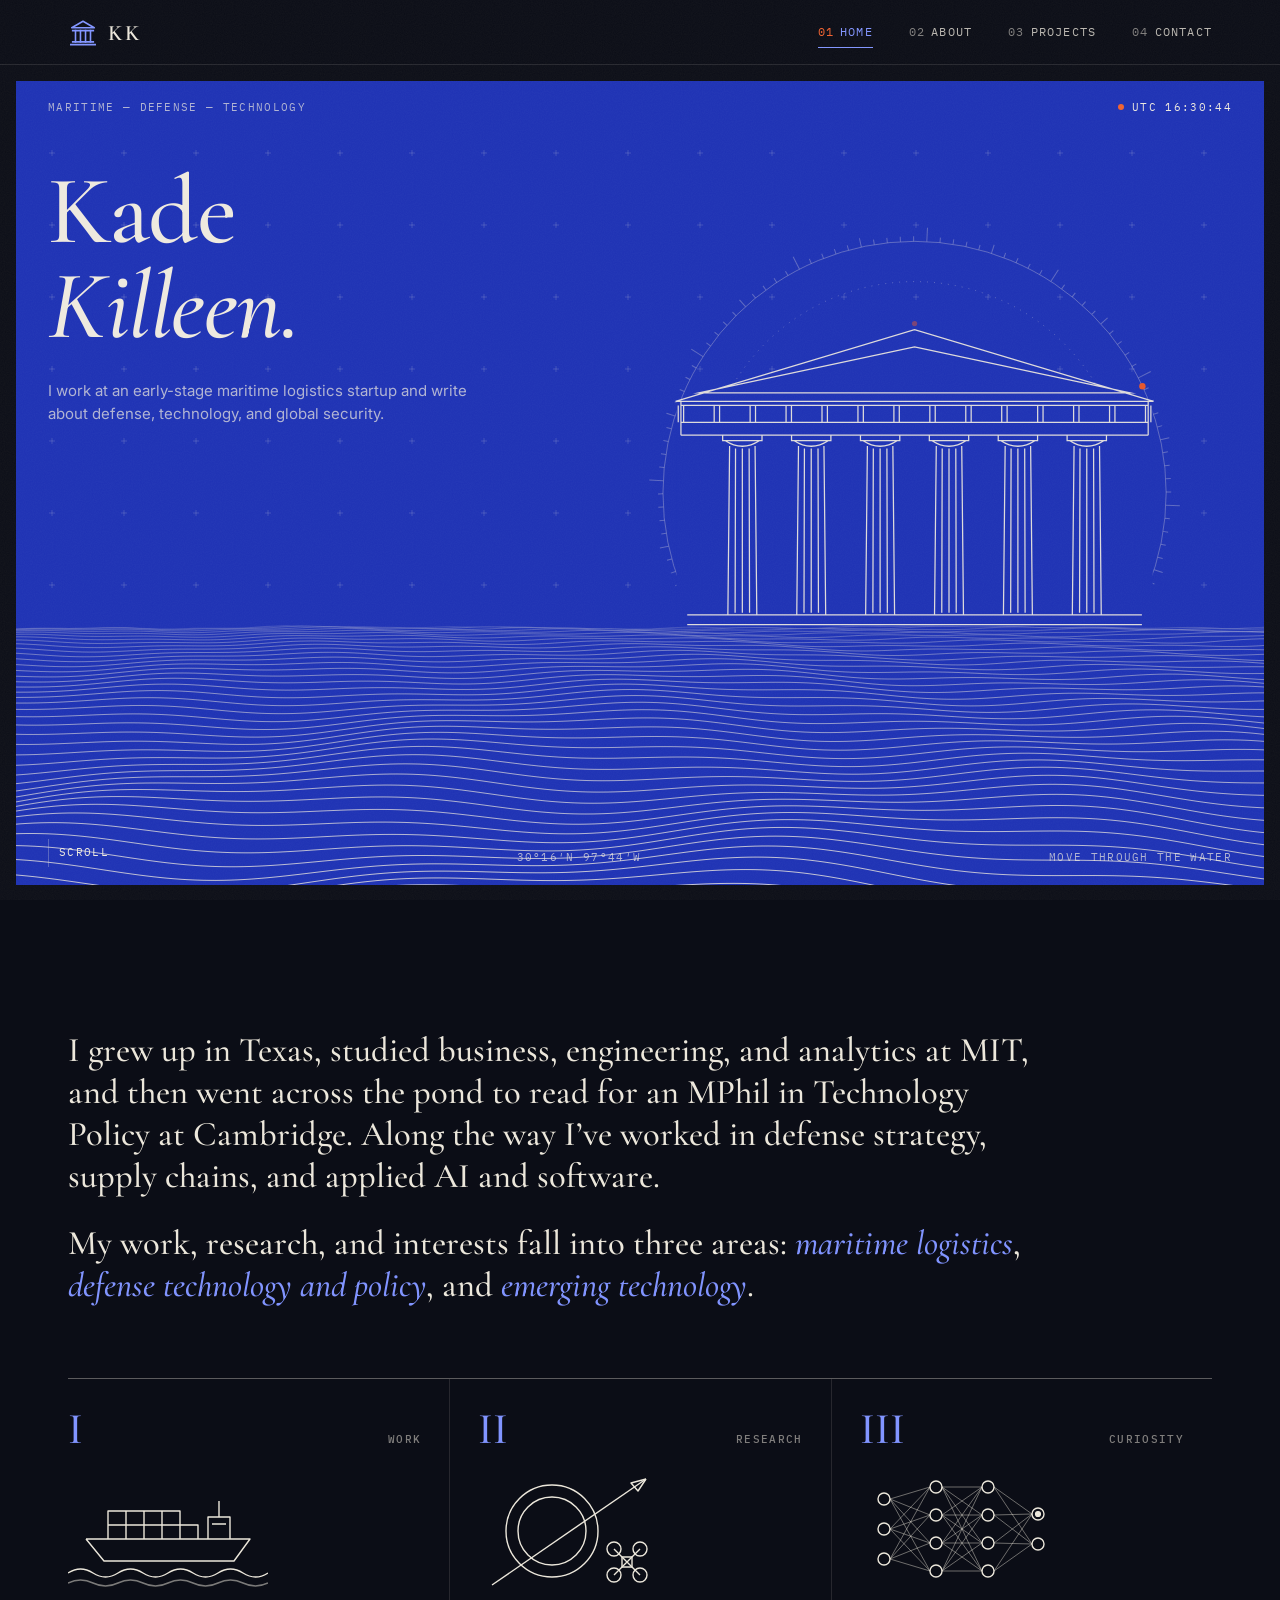
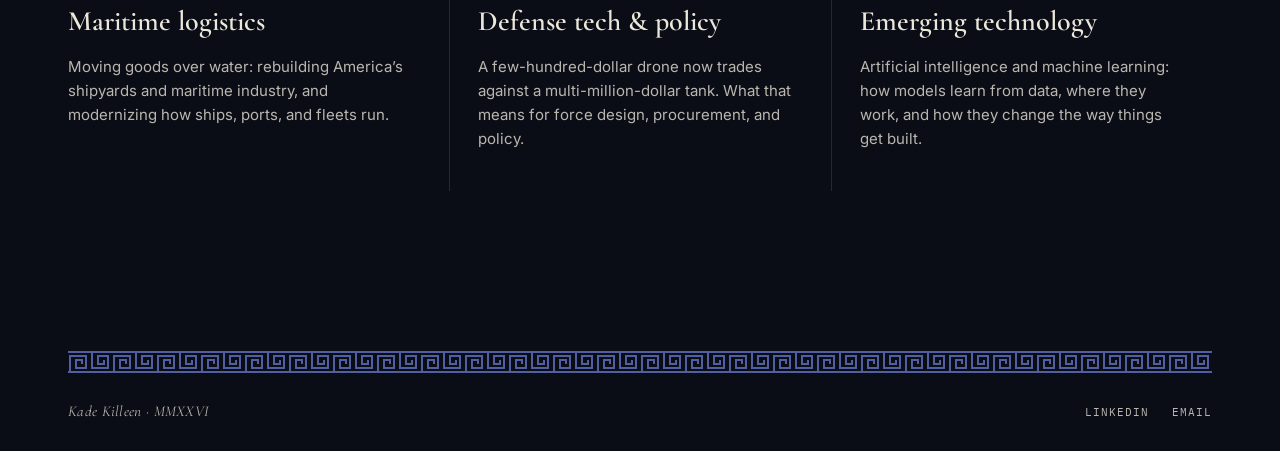
<file: index.html>
<!DOCTYPE html>
<html lang="en" class="no-js">
<head>
    <meta charset="UTF-8">
    <meta name="viewport" content="width=device-width, initial-scale=1.0">
    <title>Kade Killeen</title>
    <meta name="description" content="Kade Killeen works at an early-stage maritime logistics startup and writes about defense, technology, and global security.">
    <meta name="author" content="Kade Killeen">
    <meta name="theme-color" content="#0B0D16">
    <meta property="og:type" content="website">
    <meta property="og:title" content="Kade Killeen">
    <meta property="og:description" content="Kade Killeen works at an early-stage maritime logistics startup and writes about defense, technology, and global security.">
    <meta property="og:url" content="https://kadekilleen.github.io/">
    <meta property="og:image" content="https://kadekilleen.github.io/assets/og-card.png">
    <meta name="twitter:card" content="summary_large_image">
    <meta name="twitter:title" content="Kade Killeen">
    <meta name="twitter:description" content="Kade Killeen works at an early-stage maritime logistics startup and writes about defense, technology, and global security.">
    <meta name="twitter:image" content="https://kadekilleen.github.io/assets/og-card.png">
    <link rel="preconnect" href="https://fonts.googleapis.com">
    <link rel="preconnect" href="https://fonts.gstatic.com" crossorigin>
    <link href="https://fonts.googleapis.com/css2?family=Cormorant+Garamond:ital,wght@0,500;0,600;1,500;1,600&family=IBM+Plex+Mono:wght@400;500&family=Inter:wght@400;500;600&display=swap" rel="stylesheet">
    <link rel="icon" type="image/svg+xml" href="favicon.svg">
    <link rel="stylesheet" href="style.css?v=34">
    <script>document.documentElement.classList.remove('no-js')</script>
</head>
<body>
    <a class="skip-link" href="#main">Skip to content</a>
    <header class="site-header">
        <nav class="site-nav" aria-label="Main">
            <a href="index.html" class="brand" aria-label="Kade Killeen, home">
                <svg class="brand-mark" viewBox="0 0 32 32" aria-hidden="true" focusable="false"><g fill="none" stroke="currentColor" stroke-width="1.7" stroke-linejoin="round" stroke-linecap="square"><path d="M4 11.5 16 4.5l12 7z"/><path d="M5 14.5h22M5 26.5h22M3 29.5h26"/><path d="M8 14.5v12M13.3 14.5v12M18.7 14.5v12M24 14.5v12"/></g></svg>
                <span class="brand-word">KK</span>
            </a>
            <button class="nav-toggle" aria-label="Menu" aria-expanded="false" aria-controls="nav-links">
                <span></span><span></span><span></span>
            </button>
            <ul class="nav-links" id="nav-links">
                <li><a href="index.html" class="active" aria-current="page"><span class="n">01</span>Home</a></li>
                <li><a href="about.html"><span class="n">02</span>About</a></li>
                <li><a href="projects.html"><span class="n">03</span>Projects</a></li>
                <li><a href="contact.html"><span class="n">04</span>Contact</a></li>
            </ul>
        </nav>
    </header>

    <main id="main">
        <section class="hero" aria-label="Introduction">
            <canvas class="hero-canvas" id="sea" aria-hidden="true"></canvas>

            <div class="hero-hud">
                <span class="hide-sm">Maritime &mdash; Defense &mdash; Technology</span><span class="show-sm">KK &mdash; Index</span>
                <span class="live" data-utc>UTC --:--:--</span>
            </div>

            <div class="hero-copy">
                <h1 class="hero-title">
                    <span class="line"><span>Kade</span></span>
                    <span class="line"><span><em>Killeen.</em></span></span>
                </h1>
                <p class="hero-sub">I work at an early-stage maritime logistics startup and write about defense, technology, and global security.</p>
            </div>

            <div class="hero-foot">
                <a href="#focus" class="scroll-cue"><i aria-hidden="true"></i>Scroll</a>
                <span class="hide-sm">30&deg;16&prime;N 97&deg;44&prime;W</span>
                <span class="hide-sm">Move through the water</span>
            </div>
        </section>

        <section class="section" id="focus">
            <div class="wrap">
                <div class="intro">
                    <p class="reveal">I grew up in Texas, studied business, engineering, and analytics at MIT, and then went across the pond to read for an MPhil in Technology Policy at Cambridge. Along the way I&rsquo;ve worked in defense strategy, supply chains, and applied AI and software.</p>
                    <p class="reveal d1">My work, research, and interests fall into three areas: <em>maritime logistics</em>, <em>defense technology and policy</em>, and <em>emerging technology</em>.</p>
                </div>
                <div class="plates">
                    <article class="plate reveal">
                        <div class="plate-top"><span class="plate-num">I</span><span class="label">Work</span></div>
                        <div class="plate-art"><svg viewBox="0 0 200 120" class="draw" aria-hidden="true"><g fill="none" stroke="currentColor" stroke-width="1.4" stroke-linejoin="round">
<path d="M18 70h164l-16 22H36z"/>
<path d="M40 70V56h90v14M40 56V42h72v14M58 42v28M76 42v28M94 42v28M112 56v14"/>
<path d="M140 70V48h22v22M144 55h14M151 48V32"/>
<path d="M0 104q12.5-8 25 0t25 0 25 0 25 0 25 0 25 0 25 0 25 0"/>
<path d="M0 114q12.5-6 25 0t25 0 25 0 25 0 25 0 25 0 25 0 25 0" opacity=".5"/>
</g></svg></div>
                        <h3>Maritime logistics</h3>
                        <p>Moving goods over water: rebuilding America&rsquo;s shipyards and maritime industry, and modernizing how ships, ports, and fleets run.</p>
                    </article>
                    <article class="plate reveal d1">
                        <div class="plate-top"><span class="plate-num">II</span><span class="label">Research</span></div>
                        <div class="plate-art"><svg viewBox="0 0 200 120" class="draw" aria-hidden="true"><g fill="none" stroke="currentColor" stroke-width="1.4" stroke-linejoin="round">
<circle cx="74" cy="62" r="46"/><circle cx="74" cy="62" r="34"/>
<path d="M14 116 168 10"/><path d="m168 10-15 4 7 8z"/>
<path d="M136 80l26 26M162 80l-26 26"/>
<circle cx="136" cy="80" r="7"/><circle cx="162" cy="80" r="7"/><circle cx="136" cy="106" r="7"/><circle cx="162" cy="106" r="7"/>
<rect x="144" y="88" width="10" height="10"/>
</g></svg></div>
                        <h3>Defense tech &amp; policy</h3>
                        <p>A few-hundred-dollar drone now trades against a multi-million-dollar tank. What that means for force design, procurement, and policy.</p>
                    </article>
                    <article class="plate reveal d2">
                        <div class="plate-top"><span class="plate-num">III</span><span class="label">Curiosity</span></div>
                        <div class="plate-art"><svg viewBox="0 0 200 120" class="draw" aria-hidden="true"><g fill="none" stroke="currentColor" stroke-width="1.4">
<path d="M30 30L70 18M30 30L70 46M30 30L70 74M30 30L70 102M30 60L70 18M30 60L70 46M30 60L70 74M30 60L70 102M30 90L70 18M30 90L70 46M30 90L70 74M30 90L70 102M82 18L122 18M82 18L122 46M82 18L122 74M82 18L122 102M82 46L122 18M82 46L122 46M82 46L122 74M82 46L122 102M82 74L122 18M82 74L122 46M82 74L122 74M82 74L122 102M82 102L122 18M82 102L122 46M82 102L122 74M82 102L122 102M134 18L172 45M134 18L172 75M134 46L172 45M134 46L172 75M134 74L172 45M134 74L172 75M134 102L172 45M134 102L172 75" stroke-width="0.8" opacity=".55"/>
<circle cx="24" cy="30" r="6"/><circle cx="24" cy="60" r="6"/><circle cx="24" cy="90" r="6"/><circle cx="76" cy="18" r="6"/><circle cx="76" cy="46" r="6"/><circle cx="76" cy="74" r="6"/><circle cx="76" cy="102" r="6"/><circle cx="128" cy="18" r="6"/><circle cx="128" cy="46" r="6"/><circle cx="128" cy="74" r="6"/><circle cx="128" cy="102" r="6"/><circle cx="178" cy="45" r="6"/><circle cx="178" cy="75" r="6"/>
<circle cx="178" cy="45" r="2.4" fill="currentColor"/>
</g></svg></div>
                        <h3>Emerging technology</h3>
                        <p>Artificial intelligence and machine learning: how models learn from data, where they work, and how they change the way things get built.</p>
                    </article>
                </div>
            </div>
        </section>

    </main>

    <footer class="site-footer">
        <div class="wrap">
            <div class="meander" aria-hidden="true"></div>
            <div class="footer-row">
                <span class="footer-sig">Kade Killeen &middot; MMXXVI</span>
                <ul class="footer-links">
                    <li><a href="https://www.linkedin.com/in/kadekilleen" target="_blank" rel="noopener noreferrer">LinkedIn</a></li>
                    <li><a href="mailto:kadekilleen23@gmail.com">Email</a></li>
                </ul>
            </div>
        </div>
    </footer>

    <script src="main.js?v=34"></script>
    <script src="home.js?v=34"></script>
</body>
</html>
</file>
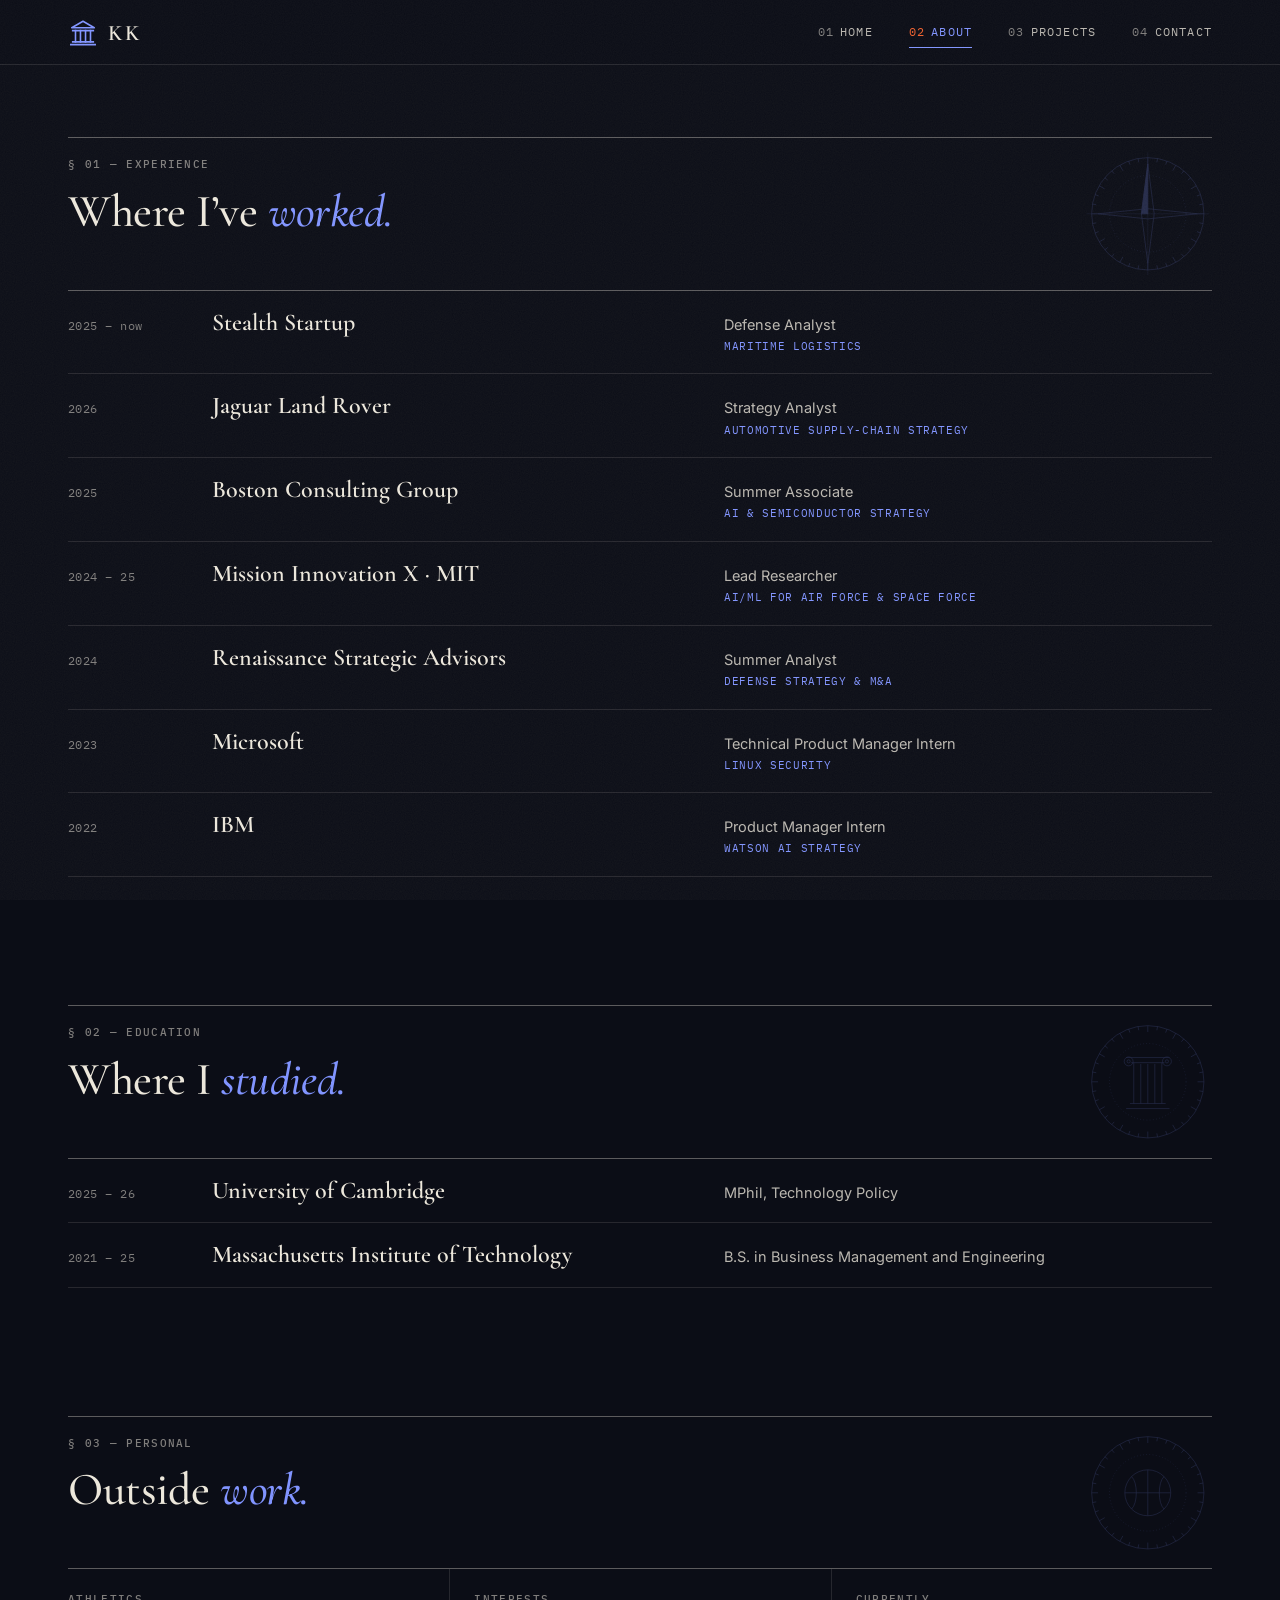
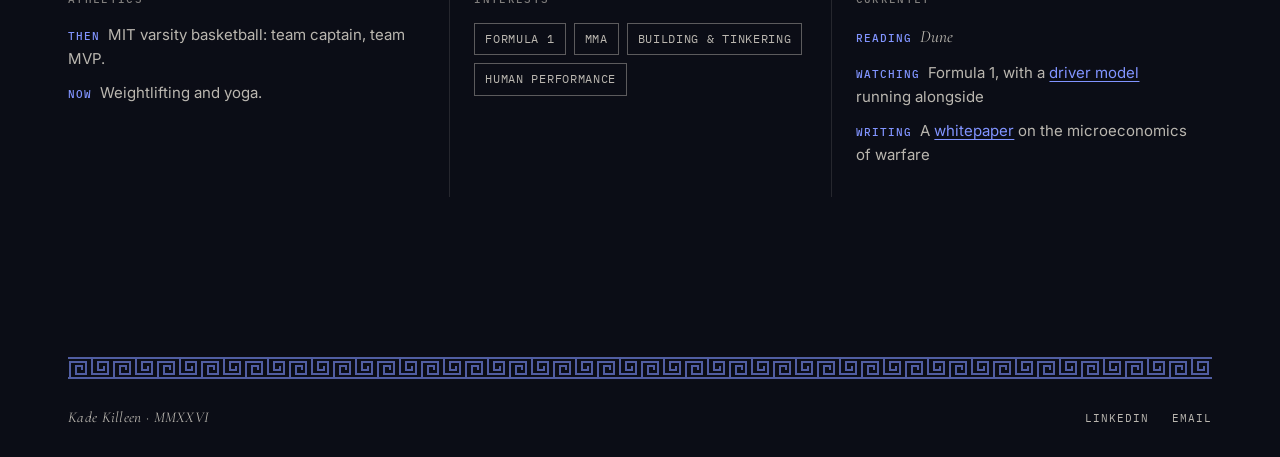
<file: about.html>
<!DOCTYPE html>
<html lang="en" class="no-js">
<head>
    <meta charset="UTF-8">
    <meta name="viewport" content="width=device-width, initial-scale=1.0">
    <title>About | Kade Killeen</title>
    <meta name="description" content="Kade Killeen. MIT and Cambridge. Interested in where technology, security, and global trade overlap.">
    <meta name="author" content="Kade Killeen">
    <meta name="theme-color" content="#0B0D16">
    <meta property="og:type" content="profile">
    <meta property="og:title" content="About | Kade Killeen">
    <meta property="og:description" content="Kade Killeen. MIT and Cambridge. Interested in where technology, security, and global trade overlap.">
    <meta property="og:url" content="https://kadekilleen.github.io/about.html">
    <meta property="og:image" content="https://kadekilleen.github.io/assets/og-card.png">
    <meta name="twitter:card" content="summary_large_image">
    <meta name="twitter:title" content="About | Kade Killeen">
    <meta name="twitter:description" content="Kade Killeen. MIT and Cambridge. Interested in where technology, security, and global trade overlap.">
    <meta name="twitter:image" content="https://kadekilleen.github.io/assets/og-card.png">
    <link rel="preconnect" href="https://fonts.googleapis.com">
    <link rel="preconnect" href="https://fonts.gstatic.com" crossorigin>
    <link href="https://fonts.googleapis.com/css2?family=Cormorant+Garamond:ital,wght@0,500;0,600;1,500;1,600&family=IBM+Plex+Mono:wght@400;500&family=Inter:wght@400;500;600&display=swap" rel="stylesheet">
    <link rel="icon" type="image/svg+xml" href="favicon.svg">
    <link rel="stylesheet" href="style.css?v=34">
    <script>document.documentElement.classList.remove('no-js')</script>
</head>
<body>
    <a class="skip-link" href="#main">Skip to content</a>
    <header class="site-header">
        <nav class="site-nav" aria-label="Main">
            <a href="index.html" class="brand" aria-label="Kade Killeen, home">
                <svg class="brand-mark" viewBox="0 0 32 32" aria-hidden="true" focusable="false"><g fill="none" stroke="currentColor" stroke-width="1.7" stroke-linejoin="round" stroke-linecap="square"><path d="M4 11.5 16 4.5l12 7z"/><path d="M5 14.5h22M5 26.5h22M3 29.5h26"/><path d="M8 14.5v12M13.3 14.5v12M18.7 14.5v12M24 14.5v12"/></g></svg>
                <span class="brand-word">KK</span>
            </a>
            <button class="nav-toggle" aria-label="Menu" aria-expanded="false" aria-controls="nav-links">
                <span></span><span></span><span></span>
            </button>
            <ul class="nav-links" id="nav-links">
                <li><a href="index.html"><span class="n">01</span>Home</a></li>
                <li><a href="about.html" class="active" aria-current="page"><span class="n">02</span>About</a></li>
                <li><a href="projects.html"><span class="n">03</span>Projects</a></li>
                <li><a href="contact.html"><span class="n">04</span>Contact</a></li>
            </ul>
        </nav>
    </header>

    <main id="main">
        <div class="wrap">
            <section class="section about-first">
                <div class="section-head with-art reveal">
                    <p class="label"><span>&sect; 01 &mdash; Experience</span></p>
                    <h2>Where I&rsquo;ve <em>worked.</em></h2>
                    <div class="head-art" aria-hidden="true"><svg viewBox="0 0 200 200" class="spin"><g fill="none" stroke="currentColor" stroke-width="1">
<circle cx="100" cy="100" r="88"/><circle cx="100" cy="100" r="60" stroke-dasharray="1 4"/>
<path d="M100.0 12.0L100.0 22.0M115.3 13.3L114.2 19.2M130.1 17.3L128.0 22.9M144.0 23.8L139.0 32.5M156.6 32.6L152.7 37.2M167.4 43.4L162.8 47.3M176.2 56.0L167.5 61.0M182.7 69.9L177.1 72.0M186.7 84.7L180.8 85.8M188.0 100.0L178.0 100.0M186.7 115.3L180.8 114.2M182.7 130.1L177.1 128.0M176.2 144.0L167.5 139.0M167.4 156.6L162.8 152.7M156.6 167.4L152.7 162.8M144.0 176.2L139.0 167.5M130.1 182.7L128.0 177.1M115.3 186.7L114.2 180.8M100.0 188.0L100.0 178.0M84.7 186.7L85.8 180.8M69.9 182.7L72.0 177.1M56.0 176.2L61.0 167.5M43.4 167.4L47.3 162.8M32.6 156.6L37.2 152.7M23.8 144.0L32.5 139.0M17.3 130.1L22.9 128.0M13.3 115.3L19.2 114.2M12.0 100.0L22.0 100.0M13.3 84.7L19.2 85.8M17.3 69.9L22.9 72.0M23.8 56.0L32.5 61.0M32.6 43.4L37.2 47.3M43.4 32.6L47.3 37.2M56.0 23.8L61.0 32.5M69.9 17.3L72.0 22.9M84.7 13.3L85.8 19.2"/>
<path d="M100 4V196M4 100H196" opacity=".5"/>
<path d="M100 22 110 100 100 178 90 100z"/><path d="M22 100 100 92 178 100 100 108z"/>
<path d="M100 22 100 100 90 100z" fill="currentColor"/>
</g></svg></div>
                </div>
                <ul class="ledger">
                    <li class="reveal"><span class="when">2025 &ndash; now</span><span class="org">Stealth Startup</span><span class="what">Defense Analyst<small>Maritime logistics</small></span></li>
                    <li class="reveal"><span class="when">2026</span><span class="org">Jaguar Land Rover</span><span class="what">Strategy Analyst<small>Automotive supply-chain strategy</small></span></li>
                    <li class="reveal"><span class="when">2025</span><span class="org">Boston Consulting Group</span><span class="what">Summer Associate<small>AI &amp; semiconductor strategy</small></span></li>
                    <li class="reveal"><span class="when">2024 &ndash; 25</span><span class="org">Mission Innovation X &middot; MIT</span><span class="what">Lead Researcher<small>AI/ML for Air Force &amp; Space Force</small></span></li>
                    <li class="reveal"><span class="when">2024</span><span class="org">Renaissance Strategic Advisors</span><span class="what">Summer Analyst<small>Defense strategy &amp; M&amp;A</small></span></li>
                    <li class="reveal"><span class="when">2023</span><span class="org">Microsoft</span><span class="what">Technical Product Manager Intern<small>Linux security</small></span></li>
                    <li class="reveal"><span class="when">2022</span><span class="org">IBM</span><span class="what">Product Manager Intern<small>Watson AI strategy</small></span></li>
                </ul>
            </section>

            <section class="section">
                <div class="section-head with-art reveal">
                    <p class="label"><span>&sect; 02 &mdash; Education</span></p>
                    <h2>Where I <em>studied.</em></h2>
                    <div class="head-art" aria-hidden="true"><svg viewBox="0 0 200 200"><g fill="none" stroke="currentColor" stroke-width="1"><g class="spin-ring"><circle cx="100" cy="100" r="88"/><circle cx="100" cy="100" r="60" stroke-dasharray="1 4"/><path d="M100.0 12.0L100.0 22.0M115.3 13.3L114.2 19.2M130.1 17.3L128.0 22.9M144.0 23.8L139.0 32.5M156.6 32.6L152.7 37.2M167.4 43.4L162.8 47.3M176.2 56.0L167.5 61.0M182.7 69.9L177.1 72.0M186.7 84.7L180.8 85.8M188.0 100.0L178.0 100.0M186.7 115.3L180.8 114.2M182.7 130.1L177.1 128.0M176.2 144.0L167.5 139.0M167.4 156.6L162.8 152.7M156.6 167.4L152.7 162.8M144.0 176.2L139.0 167.5M130.1 182.7L128.0 177.1M115.3 186.7L114.2 180.8M100.0 188.0L100.0 178.0M84.7 186.7L85.8 180.8M69.9 182.7L72.0 177.1M56.0 176.2L61.0 167.5M43.4 167.4L47.3 162.8M32.6 156.6L37.2 152.7M23.8 144.0L32.5 139.0M17.3 130.1L22.9 128.0M13.3 115.3L19.2 114.2M12.0 100.0L22.0 100.0M13.3 84.7L19.2 85.8M17.3 69.9L22.9 72.0M23.8 56.0L32.5 61.0M32.6 43.4L37.2 47.3M43.4 32.6L47.3 37.2M56.0 23.8L61.0 32.5M69.9 17.3L72.0 22.9M84.7 13.3L85.8 19.2"/></g><path d="M66 62h68M74 70h52"/><circle cx="70" cy="68" r="7"/><circle cx="130" cy="68" r="7"/><circle cx="70" cy="68" r="2.5"/><circle cx="130" cy="68" r="2.5"/>
<path d="M78 70v64M122 70v64M89 72v62M100 72v62M111 72v62"/><path d="M72 134h56M66 142h68"/></g></svg></div>
                </div>
                <ul class="ledger">
                    <li class="reveal"><span class="when">2025 &ndash; 26</span><span class="org">University of Cambridge</span><span class="what">MPhil, Technology Policy</span></li>
                    <li class="reveal"><span class="when">2021 &ndash; 25</span><span class="org">Massachusetts Institute of Technology</span><span class="what">B.S. in Business Management and Engineering</span></li>
                </ul>
            </section>

            <section class="section">
                <div class="section-head with-art reveal">
                    <p class="label"><span>&sect; 03 &mdash; Personal</span></p>
                    <h2>Outside <em>work.</em></h2>
                    <div class="head-art" aria-hidden="true"><svg viewBox="0 0 200 200"><g fill="none" stroke="currentColor" stroke-width="1"><g class="spin-ring"><circle cx="100" cy="100" r="88"/><circle cx="100" cy="100" r="60" stroke-dasharray="1 4"/><path d="M100.0 12.0L100.0 22.0M115.3 13.3L114.2 19.2M130.1 17.3L128.0 22.9M144.0 23.8L139.0 32.5M156.6 32.6L152.7 37.2M167.4 43.4L162.8 47.3M176.2 56.0L167.5 61.0M182.7 69.9L177.1 72.0M186.7 84.7L180.8 85.8M188.0 100.0L178.0 100.0M186.7 115.3L180.8 114.2M182.7 130.1L177.1 128.0M176.2 144.0L167.5 139.0M167.4 156.6L162.8 152.7M156.6 167.4L152.7 162.8M144.0 176.2L139.0 167.5M130.1 182.7L128.0 177.1M115.3 186.7L114.2 180.8M100.0 188.0L100.0 178.0M84.7 186.7L85.8 180.8M69.9 182.7L72.0 177.1M56.0 176.2L61.0 167.5M43.4 167.4L47.3 162.8M32.6 156.6L37.2 152.7M23.8 144.0L32.5 139.0M17.3 130.1L22.9 128.0M13.3 115.3L19.2 114.2M12.0 100.0L22.0 100.0M13.3 84.7L19.2 85.8M17.3 69.9L22.9 72.0M23.8 56.0L32.5 61.0M32.6 43.4L37.2 47.3M43.4 32.6L47.3 37.2M56.0 23.8L61.0 32.5M69.9 17.3L72.0 22.9M84.7 13.3L85.8 19.2"/></g><circle cx="100" cy="100" r="36"/><path d="M64 100h72M100 64v72"/><path d="M74.5 74.5c10 9 10 42 0 51M125.5 74.5c-10 9-10 42 0 51"/></g></svg></div>
                </div>
                <div class="facts">
                    <div class="fact reveal">
                        <h3>Athletics</h3>
                        <ul>
                            <li><b>Then</b>MIT varsity basketball: team captain, team MVP.</li>
                            <li><b>Now</b>Weightlifting and yoga.</li>
                        </ul>
                    </div>
                    <div class="fact reveal d1">
                        <h3>Interests</h3>
                        <ul class="tags">
                            <li>Formula 1</li>
                            <li>MMA</li>
                            <li>Building &amp; tinkering</li>
                            <li>Human performance</li>
                        </ul>
                    </div>
                    <div class="fact reveal d2">
                        <h3>Currently</h3>
                        <ul>
                            <li><b>Reading</b><em>Dune</em></li>
                            <li><b>Watching</b>Formula 1, with a <a class="text-link" href="projects/f1-driver-model.html">driver model</a> running alongside</li>
                            <li><b>Writing</b>A <a class="text-link" href="projects/microeconomics-of-war.html">whitepaper</a> on the microeconomics of warfare</li>
                        </ul>
                    </div>
                </div>
            </section>
        </div>
    </main>

    <footer class="site-footer">
        <div class="wrap">
            <div class="meander" aria-hidden="true"></div>
            <div class="footer-row">
                <span class="footer-sig">Kade Killeen &middot; MMXXVI</span>
                <ul class="footer-links">
                    <li><a href="https://www.linkedin.com/in/kadekilleen" target="_blank" rel="noopener noreferrer">LinkedIn</a></li>
                    <li><a href="mailto:kadekilleen23@gmail.com">Email</a></li>
                </ul>
            </div>
        </div>
    </footer>

    <script src="main.js?v=34"></script>
</body>
</html>
</file>
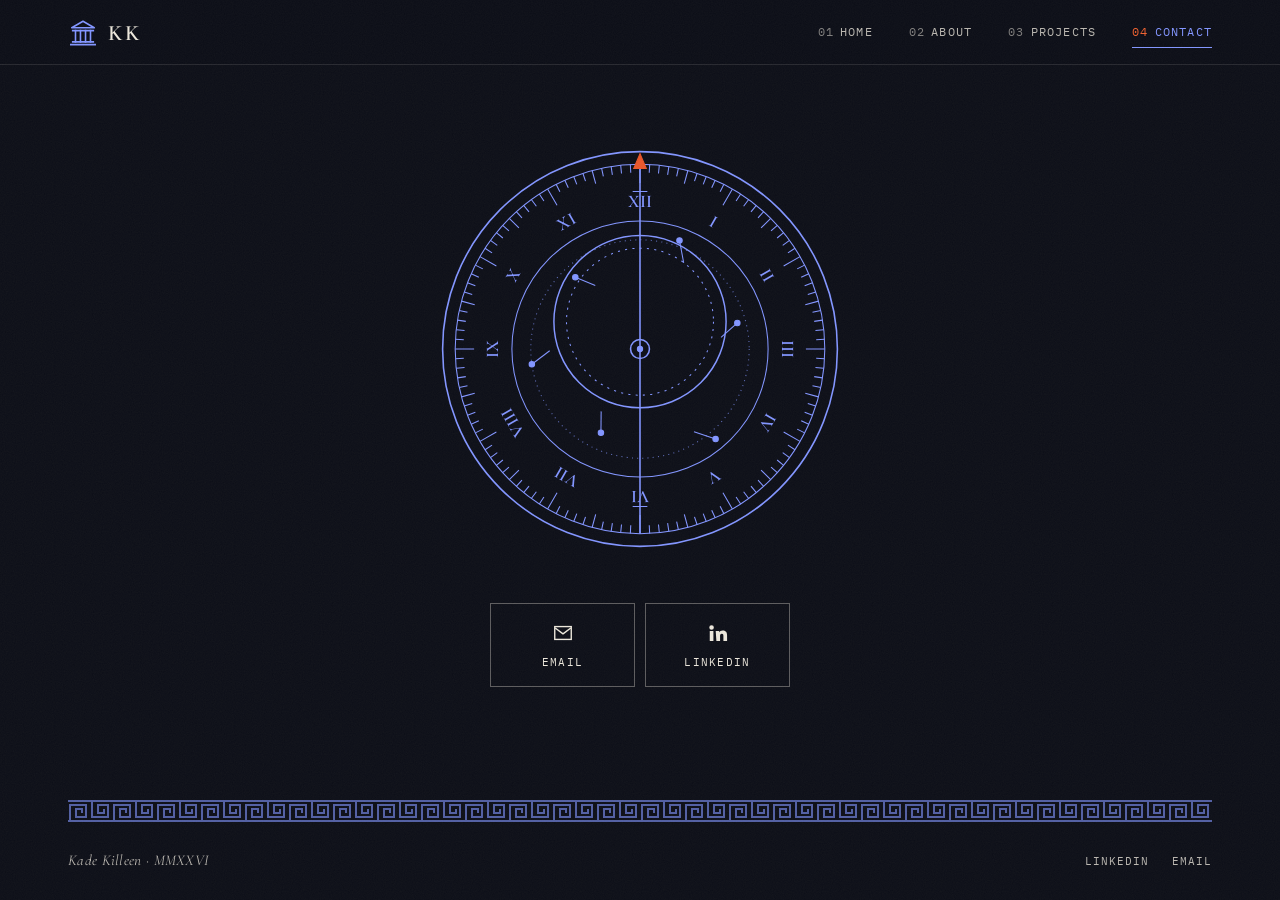
<file: contact.html>
<!DOCTYPE html>
<html lang="en" class="no-js">
<head>
    <meta charset="UTF-8">
    <meta name="viewport" content="width=device-width, initial-scale=1.0">
    <title>Contact | Kade Killeen</title>
    <meta name="description" content="Get in touch with Kade Killeen by email or LinkedIn.">
    <meta name="author" content="Kade Killeen">
    <meta name="theme-color" content="#0B0D16">
    <meta property="og:type" content="website">
    <meta property="og:title" content="Contact | Kade Killeen">
    <meta property="og:description" content="Get in touch with Kade Killeen by email or LinkedIn.">
    <meta property="og:url" content="https://kadekilleen.github.io/contact.html">
    <meta property="og:image" content="https://kadekilleen.github.io/assets/og-card.png">
    <meta name="twitter:card" content="summary_large_image">
    <meta name="twitter:title" content="Contact | Kade Killeen">
    <meta name="twitter:description" content="Get in touch with Kade Killeen by email or LinkedIn.">
    <meta name="twitter:image" content="https://kadekilleen.github.io/assets/og-card.png">
    <link rel="preconnect" href="https://fonts.googleapis.com">
    <link rel="preconnect" href="https://fonts.gstatic.com" crossorigin>
    <link href="https://fonts.googleapis.com/css2?family=Cormorant+Garamond:ital,wght@0,500;0,600;1,500;1,600&family=IBM+Plex+Mono:wght@400;500&family=Inter:wght@400;500;600&display=swap" rel="stylesheet">
    <link rel="icon" type="image/svg+xml" href="favicon.svg">
    <link rel="stylesheet" href="style.css?v=34">
    <script>document.documentElement.classList.remove('no-js')</script>
</head>
<body>
    <a class="skip-link" href="#main">Skip to content</a>
    <header class="site-header">
        <nav class="site-nav" aria-label="Main">
            <a href="index.html" class="brand" aria-label="Kade Killeen, home">
                <svg class="brand-mark" viewBox="0 0 32 32" aria-hidden="true" focusable="false"><g fill="none" stroke="currentColor" stroke-width="1.7" stroke-linejoin="round" stroke-linecap="square"><path d="M4 11.5 16 4.5l12 7z"/><path d="M5 14.5h22M5 26.5h22M3 29.5h26"/><path d="M8 14.5v12M13.3 14.5v12M18.7 14.5v12M24 14.5v12"/></g></svg>
                <span class="brand-word">KK</span>
            </a>
            <button class="nav-toggle" aria-label="Menu" aria-expanded="false" aria-controls="nav-links">
                <span></span><span></span><span></span>
            </button>
            <ul class="nav-links" id="nav-links">
                <li><a href="index.html"><span class="n">01</span>Home</a></li>
                <li><a href="about.html"><span class="n">02</span>About</a></li>
                <li><a href="projects.html"><span class="n">03</span>Projects</a></li>
                <li><a href="contact.html" class="active" aria-current="page"><span class="n">04</span>Contact</a></li>
            </ul>
        </nav>
    </header>

    <main id="main">
        <div class="wrap">
            <section class="contact-stage">
                <h1 class="visually-hidden">Contact</h1>
                <svg class="astrolabe" viewBox="0 0 400 400" aria-hidden="true" focusable="false"><g fill="none" stroke="currentColor" stroke-width="1">
<circle cx="200" cy="200" r="188" stroke-width="1.5"/>
<circle cx="200" cy="200" r="176"/>
<g class="spin-slow"><path d="M200.0 24.0L200.0 42.0M209.2 24.2L208.8 32.2M218.4 25.0L217.6 32.9M227.5 26.2L226.3 34.1M236.6 27.8L234.9 35.7M245.6 30.0L242.2 42.6M254.4 32.6L251.9 40.2M263.1 35.7L260.2 43.2M271.6 39.2L268.3 46.5M279.9 43.2L276.3 50.3M288.0 47.6L279.0 63.2M295.9 52.4L291.5 59.1M303.5 57.6L298.7 64.1M310.8 63.2L305.7 69.4M317.8 69.2L312.4 75.2M324.5 75.5L315.3 84.7M330.8 82.2L324.8 87.6M336.8 89.2L330.6 94.3M342.4 96.5L335.9 101.3M347.6 104.1L340.9 108.5M352.4 112.0L336.8 121.0M356.8 120.1L349.7 123.7M360.8 128.4L353.5 131.7M364.3 136.9L356.8 139.8M367.4 145.6L359.8 148.1M370.0 154.4L357.4 157.8M372.2 163.4L364.3 165.1M373.8 172.5L365.9 173.7M375.0 181.6L367.1 182.4M375.8 190.8L367.8 191.2M376.0 200.0L358.0 200.0M375.8 209.2L367.8 208.8M375.0 218.4L367.1 217.6M373.8 227.5L365.9 226.3M372.2 236.6L364.3 234.9M370.0 245.6L357.4 242.2M367.4 254.4L359.8 251.9M364.3 263.1L356.8 260.2M360.8 271.6L353.5 268.3M356.8 279.9L349.7 276.3M352.4 288.0L336.8 279.0M347.6 295.9L340.9 291.5M342.4 303.5L335.9 298.7M336.8 310.8L330.6 305.7M330.8 317.8L324.8 312.4M324.5 324.5L315.3 315.3M317.8 330.8L312.4 324.8M310.8 336.8L305.7 330.6M303.5 342.4L298.7 335.9M295.9 347.6L291.5 340.9M288.0 352.4L279.0 336.8M279.9 356.8L276.3 349.7M271.6 360.8L268.3 353.5M263.1 364.3L260.2 356.8M254.4 367.4L251.9 359.8M245.6 370.0L242.2 357.4M236.6 372.2L234.9 364.3M227.5 373.8L226.3 365.9M218.4 375.0L217.6 367.1M209.2 375.8L208.8 367.8M200.0 376.0L200.0 358.0M190.8 375.8L191.2 367.8M181.6 375.0L182.4 367.1M172.5 373.8L173.7 365.9M163.4 372.2L165.1 364.3M154.4 370.0L157.8 357.4M145.6 367.4L148.1 359.8M136.9 364.3L139.8 356.8M128.4 360.8L131.7 353.5M120.1 356.8L123.7 349.7M112.0 352.4L121.0 336.8M104.1 347.6L108.5 340.9M96.5 342.4L101.3 335.9M89.2 336.8L94.3 330.6M82.2 330.8L87.6 324.8M75.5 324.5L84.7 315.3M69.2 317.8L75.2 312.4M63.2 310.8L69.4 305.7M57.6 303.5L64.1 298.7M52.4 295.9L59.1 291.5M47.6 288.0L63.2 279.0M43.2 279.9L50.3 276.3M39.2 271.6L46.5 268.3M35.7 263.1L43.2 260.2M32.6 254.4L40.2 251.9M30.0 245.6L42.6 242.2M27.8 236.6L35.7 234.9M26.2 227.5L34.1 226.3M25.0 218.4L32.9 217.6M24.2 209.2L32.2 208.8M24.0 200.0L42.0 200.0M24.2 190.8L32.2 191.2M25.0 181.6L32.9 182.4M26.2 172.5L34.1 173.7M27.8 163.4L35.7 165.1M30.0 154.4L42.6 157.8M32.6 145.6L40.2 148.1M35.7 136.9L43.2 139.8M39.2 128.4L46.5 131.7M43.2 120.1L50.3 123.7M47.6 112.0L63.2 121.0M52.4 104.1L59.1 108.5M57.6 96.5L64.1 101.3M63.2 89.2L69.4 94.3M69.2 82.2L75.2 87.6M75.5 75.5L84.7 84.7M82.2 69.2L87.6 75.2M89.2 63.2L94.3 69.4M96.5 57.6L101.3 64.1M104.1 52.4L108.5 59.1M112.0 47.6L121.0 63.2M120.1 43.2L123.7 50.3M128.4 39.2L131.7 46.5M136.9 35.7L139.8 43.2M145.6 32.6L148.1 40.2M154.4 30.0L157.8 42.6M163.4 27.8L165.1 35.7M172.5 26.2L173.7 34.1M181.6 25.0L182.4 32.9M190.8 24.2L191.2 32.2"/>
<text x="200.0" y="60.0" transform="rotate(0 200.0 60.0)" text-anchor="middle" dominant-baseline="central" fill="currentColor" stroke="none" font-family="Cormorant Garamond, Georgia, serif" font-size="17" font-weight="600">XII</text>
<text x="270.0" y="78.8" transform="rotate(30 270.0 78.8)" text-anchor="middle" dominant-baseline="central" fill="currentColor" stroke="none" font-family="Cormorant Garamond, Georgia, serif" font-size="17" font-weight="600">I</text>
<text x="321.2" y="130.0" transform="rotate(60 321.2 130.0)" text-anchor="middle" dominant-baseline="central" fill="currentColor" stroke="none" font-family="Cormorant Garamond, Georgia, serif" font-size="17" font-weight="600">II</text>
<text x="340.0" y="200.0" transform="rotate(90 340.0 200.0)" text-anchor="middle" dominant-baseline="central" fill="currentColor" stroke="none" font-family="Cormorant Garamond, Georgia, serif" font-size="17" font-weight="600">III</text>
<text x="321.2" y="270.0" transform="rotate(120 321.2 270.0)" text-anchor="middle" dominant-baseline="central" fill="currentColor" stroke="none" font-family="Cormorant Garamond, Georgia, serif" font-size="17" font-weight="600">IV</text>
<text x="270.0" y="321.2" transform="rotate(150 270.0 321.2)" text-anchor="middle" dominant-baseline="central" fill="currentColor" stroke="none" font-family="Cormorant Garamond, Georgia, serif" font-size="17" font-weight="600">V</text>
<text x="200.0" y="340.0" transform="rotate(180 200.0 340.0)" text-anchor="middle" dominant-baseline="central" fill="currentColor" stroke="none" font-family="Cormorant Garamond, Georgia, serif" font-size="17" font-weight="600">VI</text>
<text x="130.0" y="321.2" transform="rotate(210 130.0 321.2)" text-anchor="middle" dominant-baseline="central" fill="currentColor" stroke="none" font-family="Cormorant Garamond, Georgia, serif" font-size="17" font-weight="600">VII</text>
<text x="78.8" y="270.0" transform="rotate(240 78.8 270.0)" text-anchor="middle" dominant-baseline="central" fill="currentColor" stroke="none" font-family="Cormorant Garamond, Georgia, serif" font-size="17" font-weight="600">VIII</text>
<text x="60.0" y="200.0" transform="rotate(270 60.0 200.0)" text-anchor="middle" dominant-baseline="central" fill="currentColor" stroke="none" font-family="Cormorant Garamond, Georgia, serif" font-size="17" font-weight="600">IX</text>
<text x="78.8" y="130.0" transform="rotate(300 78.8 130.0)" text-anchor="middle" dominant-baseline="central" fill="currentColor" stroke="none" font-family="Cormorant Garamond, Georgia, serif" font-size="17" font-weight="600">X</text>
<text x="130.0" y="78.8" transform="rotate(330 130.0 78.8)" text-anchor="middle" dominant-baseline="central" fill="currentColor" stroke="none" font-family="Cormorant Garamond, Georgia, serif" font-size="17" font-weight="600">XI</text>
</g>
<circle cx="200" cy="200" r="122"/>
<g class="spin-rev">
<circle cx="200" cy="174" r="82" stroke-width="1.4"/>
<circle cx="200" cy="174" r="70" stroke-dasharray="2 5"/>
<circle cx="200" cy="200" r="104" stroke-dasharray="1 4" opacity=".7"/>
<path d="M241.6 117.9L237.6 96.6"/>
<circle cx="237.6" cy="96.6" r="2.6" fill="currentColor"/>
<path d="M277.2 189.0L292.7 175.2"/>
<circle cx="292.7" cy="175.2" r="2.6" fill="currentColor"/>
<path d="M251.4 278.7L272.0 285.8"/>
<circle cx="272.0" cy="285.8" r="2.6" fill="currentColor"/>
<path d="M163.0 259.4L162.8 279.8"/>
<circle cx="162.8" cy="279.8" r="2.6" fill="currentColor"/>
<path d="M114.0 201.7L97.0 214.5"/>
<circle cx="97.0" cy="214.5" r="2.6" fill="currentColor"/>
<path d="M157.4 139.5L138.4 131.6"/>
<circle cx="138.4" cy="131.6" r="2.6" fill="currentColor"/>
</g>
<g class="needle"><path d="M200 376V24" stroke-width="1.5"/><path d="M193 50h14M193 350h14"/><path d="M200 14l-6 14h12z" fill="#E8552A" stroke="#E8552A"/></g>
<circle cx="200" cy="200" r="9" stroke-width="1.5"/><circle cx="200" cy="200" r="2.5" fill="currentColor"/>
</g></svg>
                <ul class="contact-buttons">
                <li><a href="mailto:kadekilleen23@gmail.com"><svg viewBox="0 0 24 24" aria-hidden="true"><rect x="3" y="5" width="18" height="14" fill="none" stroke="currentColor" stroke-width="1.5"/><path d="M3.5 6.5 12 13l8.5-6.5" fill="none" stroke="currentColor" stroke-width="1.5" stroke-linejoin="round"/></svg><span>Email</span></a></li>
                <li><a href="https://www.linkedin.com/in/kadekilleen" target="_blank" rel="noopener noreferrer"><svg viewBox="0 0 24 24" aria-hidden="true"><path fill="currentColor" d="M4.98 3.5a2.5 2.5 0 1 1 0 5 2.5 2.5 0 0 1 0-5zM3 9.75h4v11H3zM9.5 9.75h3.8v1.5h.06c.53-.95 1.83-1.95 3.77-1.95 4.03 0 4.77 2.5 4.77 5.75v5.7h-4v-5.05c0-1.2-.02-2.75-1.7-2.75-1.7 0-1.95 1.3-1.95 2.66v5.14h-4z"/></svg><span>LinkedIn</span></a></li>
                </ul>
            </section>
        </div>
    </main>

    <footer class="site-footer">
        <div class="wrap">
            <div class="meander" aria-hidden="true"></div>
            <div class="footer-row">
                <span class="footer-sig">Kade Killeen &middot; MMXXVI</span>
                <ul class="footer-links">
                    <li><a href="https://www.linkedin.com/in/kadekilleen" target="_blank" rel="noopener noreferrer">LinkedIn</a></li>
                    <li><a href="mailto:kadekilleen23@gmail.com">Email</a></li>
                </ul>
            </div>
        </div>
    </footer>

    <script src="main.js?v=34"></script>
</body>
</html>
</file>
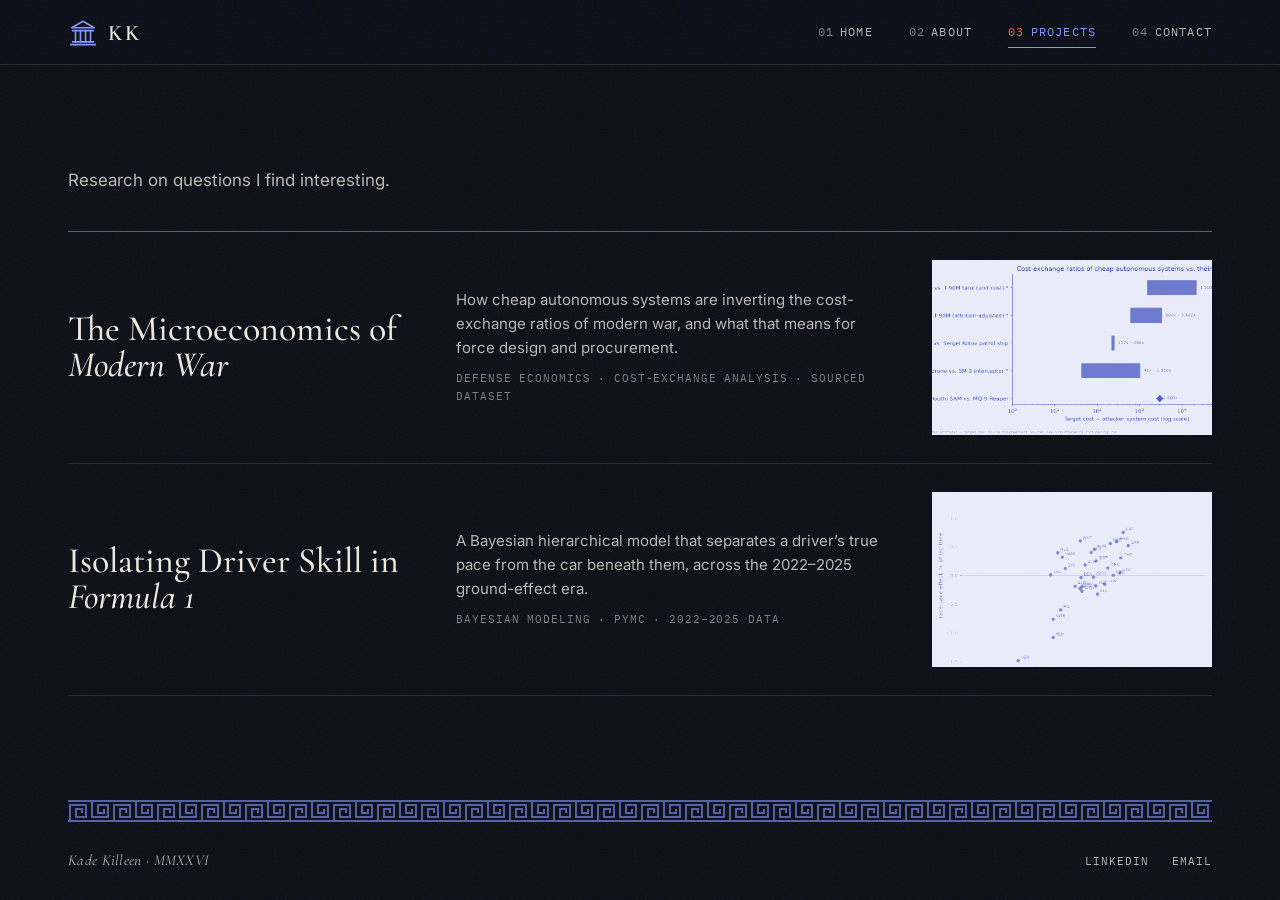
<file: projects.html>
<!DOCTYPE html>
<html lang="en" class="no-js">
<head>
    <meta charset="UTF-8">
    <meta name="viewport" content="width=device-width, initial-scale=1.0">
    <title>Projects | Kade Killeen</title>
    <meta name="description" content="Research by Kade Killeen on defense economics and Formula 1.">
    <meta name="author" content="Kade Killeen">
    <meta name="theme-color" content="#0B0D16">
    <meta property="og:type" content="website">
    <meta property="og:title" content="Projects | Kade Killeen">
    <meta property="og:description" content="Research by Kade Killeen on defense economics and Formula 1.">
    <meta property="og:url" content="https://kadekilleen.github.io/projects.html">
    <meta property="og:image" content="https://kadekilleen.github.io/assets/og-card.png">
    <meta name="twitter:card" content="summary_large_image">
    <meta name="twitter:title" content="Projects | Kade Killeen">
    <meta name="twitter:description" content="Research by Kade Killeen on defense economics and Formula 1.">
    <meta name="twitter:image" content="https://kadekilleen.github.io/assets/og-card.png">
    <link rel="preconnect" href="https://fonts.googleapis.com">
    <link rel="preconnect" href="https://fonts.gstatic.com" crossorigin>
    <link href="https://fonts.googleapis.com/css2?family=Cormorant+Garamond:ital,wght@0,500;0,600;1,500;1,600&family=IBM+Plex+Mono:wght@400;500&family=Inter:wght@400;500;600&display=swap" rel="stylesheet">
    <link rel="icon" type="image/svg+xml" href="favicon.svg">
    <link rel="stylesheet" href="style.css?v=34">
    <script>document.documentElement.classList.remove('no-js')</script>
</head>
<body>
    <a class="skip-link" href="#main">Skip to content</a>
    <header class="site-header">
        <nav class="site-nav" aria-label="Main">
            <a href="index.html" class="brand" aria-label="Kade Killeen, home">
                <svg class="brand-mark" viewBox="0 0 32 32" aria-hidden="true" focusable="false"><g fill="none" stroke="currentColor" stroke-width="1.7" stroke-linejoin="round" stroke-linecap="square"><path d="M4 11.5 16 4.5l12 7z"/><path d="M5 14.5h22M5 26.5h22M3 29.5h26"/><path d="M8 14.5v12M13.3 14.5v12M18.7 14.5v12M24 14.5v12"/></g></svg>
                <span class="brand-word">KK</span>
            </a>
            <button class="nav-toggle" aria-label="Menu" aria-expanded="false" aria-controls="nav-links">
                <span></span><span></span><span></span>
            </button>
            <ul class="nav-links" id="nav-links">
                <li><a href="index.html"><span class="n">01</span>Home</a></li>
                <li><a href="about.html"><span class="n">02</span>About</a></li>
                <li><a href="projects.html" class="active" aria-current="page"><span class="n">03</span>Projects</a></li>
                <li><a href="contact.html"><span class="n">04</span>Contact</a></li>
            </ul>
        </nav>
    </header>

    <main id="main">
        <div class="wrap">
            <section class="page-hero projects-hero">
                <p class="lede">Research on questions I find interesting.</p>
            </section>

            <ul class="index-list">
                <li class="index-item reveal">
                    <a href="projects/microeconomics-of-war.html">
                        <h2>The Microeconomics of <em>Modern War</em></h2>
                        <p>How cheap autonomous systems are inverting the cost-exchange ratios of modern war, and what that means for force design and procurement.<span class="meta">Defense economics &middot; Cost-exchange analysis &middot; Sourced dataset</span></p>
                        <div class="thumb"><img src="assets/projects/microeconomics-of-war/f1_cost_exchange_ratios.png" alt="" loading="lazy"></div>
                        <span class="arrow" aria-hidden="true">&rarr;</span>
                    </a>
                </li>
                <li class="index-item reveal">
                    <a href="projects/f1-driver-model.html">
                        <h2>Isolating Driver Skill in <em>Formula 1</em></h2>
                        <p>A Bayesian hierarchical model that separates a driver&rsquo;s true pace from the car beneath them, across the 2022&ndash;2025 ground-effect era.<span class="meta">Bayesian modeling &middot; PyMC &middot; 2022&ndash;2025 data</span></p>
                        <div class="thumb"><img src="assets/projects/f1-driver-model/quali_vs_race.png" alt="" loading="lazy"></div>
                        <span class="arrow" aria-hidden="true">&rarr;</span>
                    </a>
                </li>
            </ul>
        </div>
    </main>

    <footer class="site-footer">
        <div class="wrap">
            <div class="meander" aria-hidden="true"></div>
            <div class="footer-row">
                <span class="footer-sig">Kade Killeen &middot; MMXXVI</span>
                <ul class="footer-links">
                    <li><a href="https://www.linkedin.com/in/kadekilleen" target="_blank" rel="noopener noreferrer">LinkedIn</a></li>
                    <li><a href="mailto:kadekilleen23@gmail.com">Email</a></li>
                </ul>
            </div>
        </div>
    </footer>

    <script src="main.js?v=34"></script>
</body>
</html>
</file>
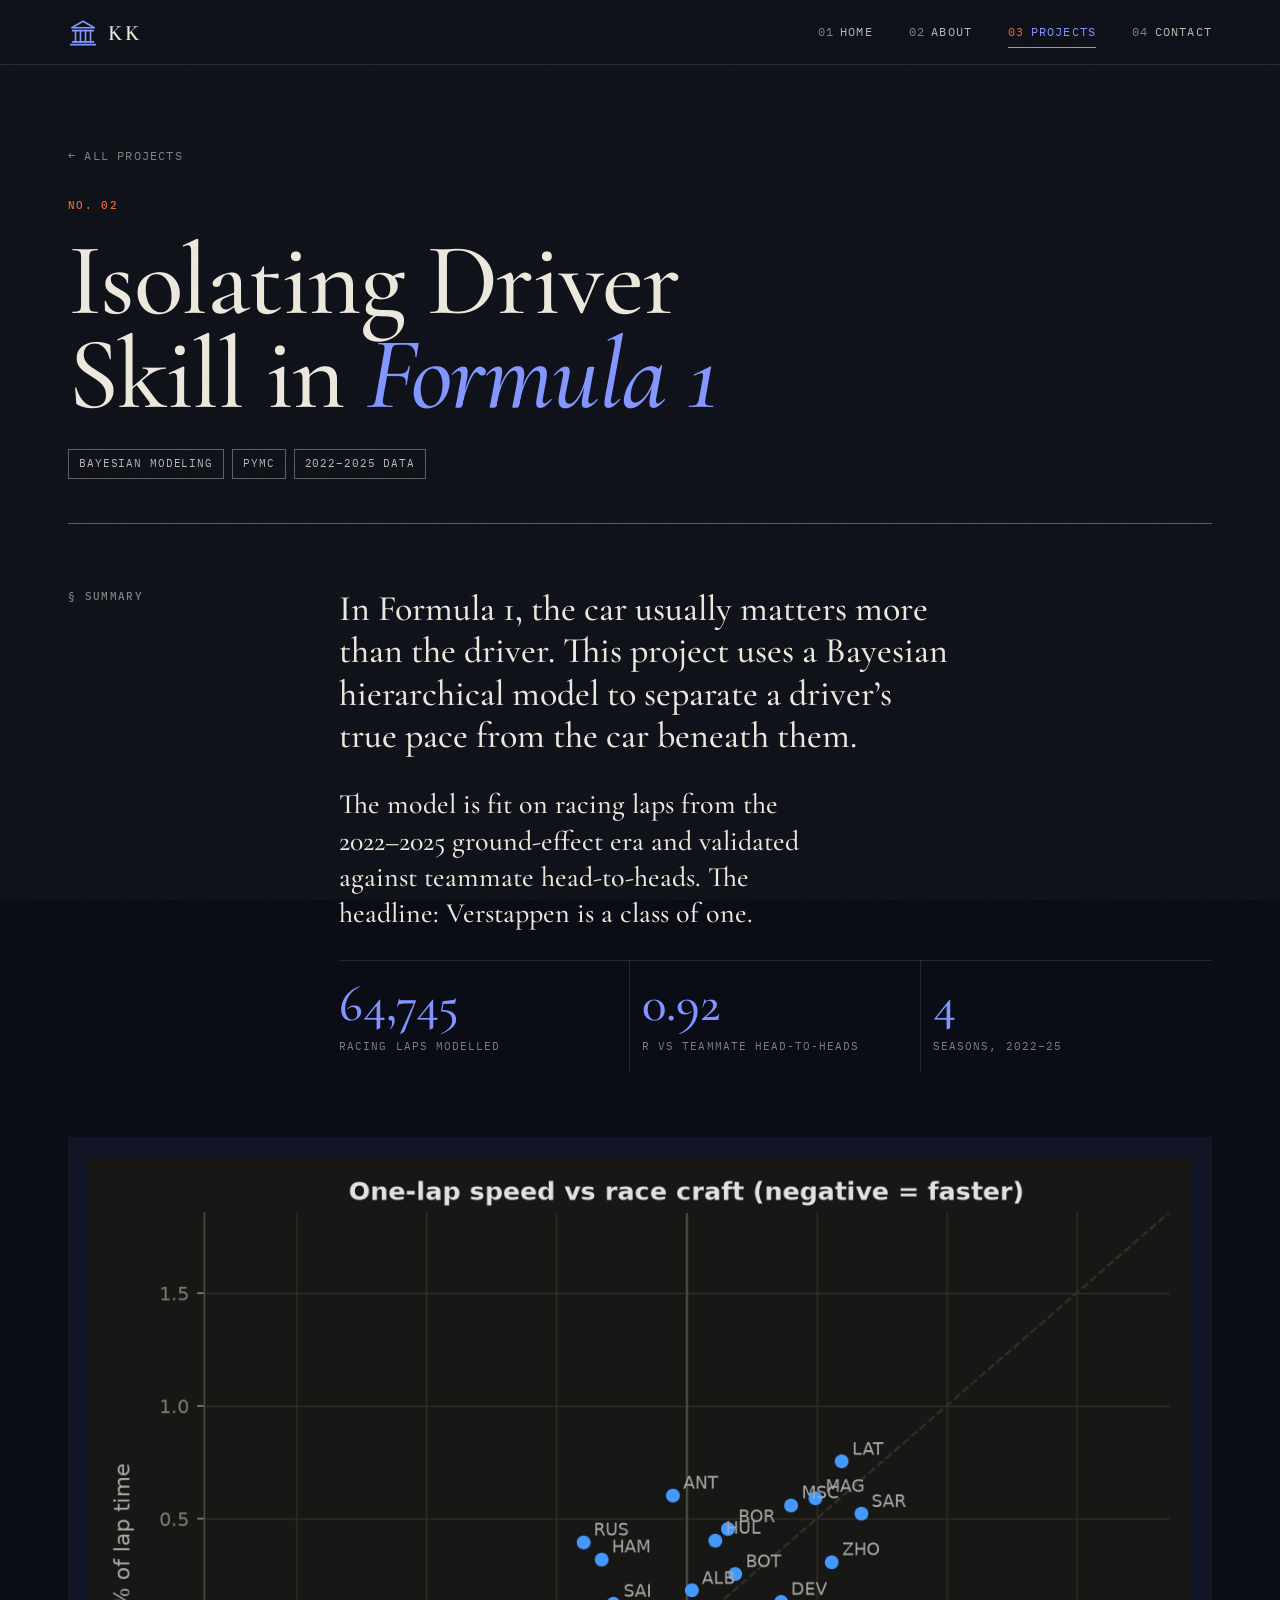
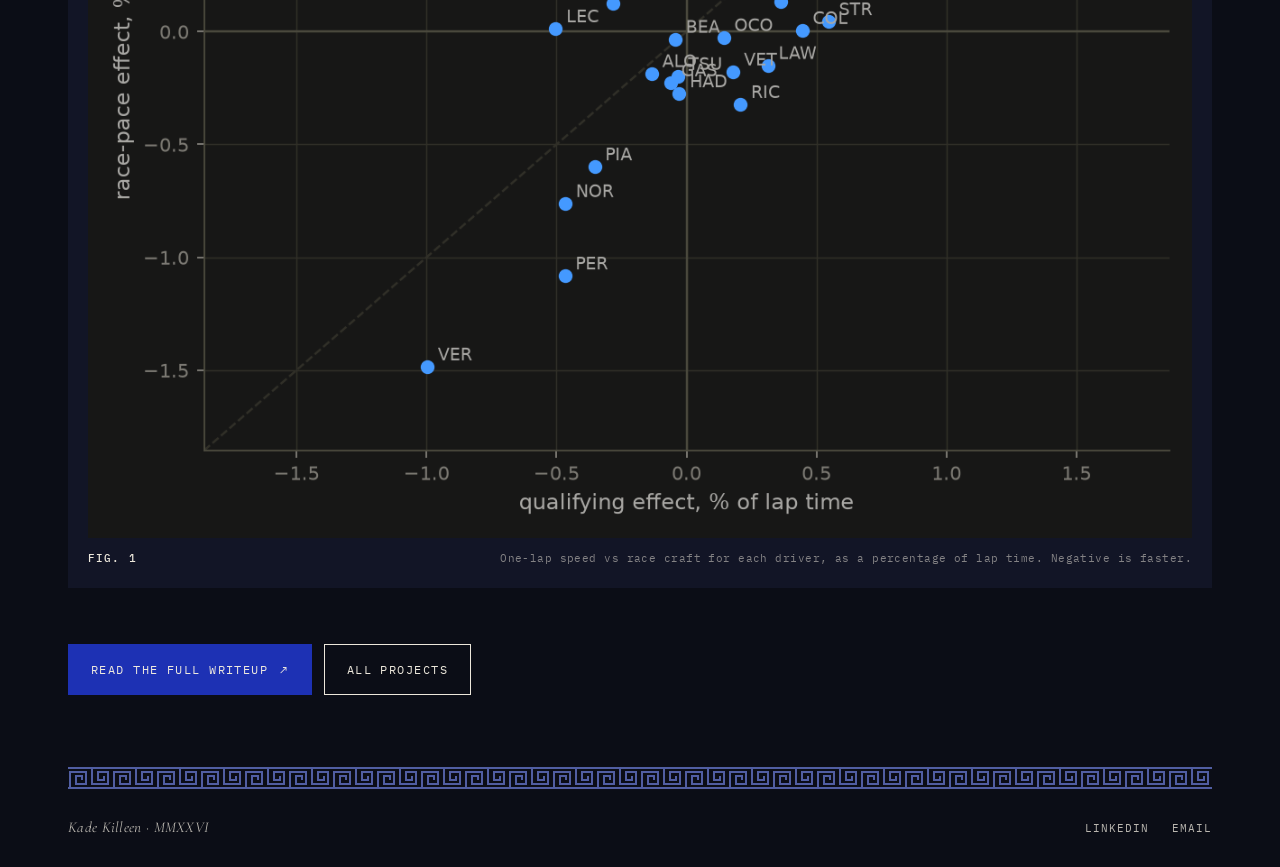
<file: projects/f1-driver-model.html>
<!DOCTYPE html>
<html lang="en" class="no-js">
<head>
    <meta charset="UTF-8">
    <meta name="viewport" content="width=device-width, initial-scale=1.0">
    <title>Isolating Driver Skill in Formula 1 | Kade Killeen</title>
    <meta name="description" content="A Bayesian hierarchical model that separates a driver's true pace from the car beneath them, across the 2022-2025 ground-effect era.">
    <meta name="author" content="Kade Killeen">
    <meta name="theme-color" content="#0B0D16">
    <meta property="og:type" content="article">
    <meta property="og:title" content="Isolating Driver Skill in Formula 1 | Kade Killeen">
    <meta property="og:description" content="A Bayesian hierarchical model that separates a driver's true pace from the car beneath them, across the 2022-2025 ground-effect era.">
    <meta property="og:url" content="https://kadekilleen.github.io/projects/f1-driver-model.html">
    <meta property="og:image" content="https://kadekilleen.github.io/assets/projects/f1-driver-model/quali_vs_race.png">
    <meta name="twitter:card" content="summary_large_image">
    <meta name="twitter:title" content="Isolating Driver Skill in Formula 1 | Kade Killeen">
    <meta name="twitter:description" content="A Bayesian hierarchical model that separates a driver's true pace from the car beneath them, across the 2022-2025 ground-effect era.">
    <meta name="twitter:image" content="https://kadekilleen.github.io/assets/projects/f1-driver-model/quali_vs_race.png">
    <link rel="preconnect" href="https://fonts.googleapis.com">
    <link rel="preconnect" href="https://fonts.gstatic.com" crossorigin>
    <link href="https://fonts.googleapis.com/css2?family=Cormorant+Garamond:ital,wght@0,500;0,600;1,500;1,600&family=IBM+Plex+Mono:wght@400;500&family=Inter:wght@400;500;600&display=swap" rel="stylesheet">
    <link rel="icon" type="image/svg+xml" href="../favicon.svg">
    <link rel="stylesheet" href="../style.css?v=34">
    <script>document.documentElement.classList.remove('no-js')</script>
</head>
<body>
    <a class="skip-link" href="#main">Skip to content</a>
    <header class="site-header">
        <nav class="site-nav" aria-label="Main">
            <a href="../index.html" class="brand" aria-label="Kade Killeen, home">
                <svg class="brand-mark" viewBox="0 0 32 32" aria-hidden="true" focusable="false"><g fill="none" stroke="currentColor" stroke-width="1.7" stroke-linejoin="round" stroke-linecap="square"><path d="M4 11.5 16 4.5l12 7z"/><path d="M5 14.5h22M5 26.5h22M3 29.5h26"/><path d="M8 14.5v12M13.3 14.5v12M18.7 14.5v12M24 14.5v12"/></g></svg>
                <span class="brand-word">KK</span>
            </a>
            <button class="nav-toggle" aria-label="Menu" aria-expanded="false" aria-controls="nav-links">
                <span></span><span></span><span></span>
            </button>
            <ul class="nav-links" id="nav-links">
                <li><a href="../index.html"><span class="n">01</span>Home</a></li>
                <li><a href="../about.html"><span class="n">02</span>About</a></li>
                <li><a href="../projects.html" class="active" aria-current="page"><span class="n">03</span>Projects</a></li>
                <li><a href="../contact.html"><span class="n">04</span>Contact</a></li>
            </ul>
        </nav>
    </header>

    <main id="main">
        <div class="wrap">
            <header class="article-hero">
                <a class="back-link" href="../projects.html">&larr; All projects</a>
                <p class="label" style="margin-bottom:18px"><span style="color:var(--signal)">No. 02</span></p>
                <h1>Isolating Driver Skill in <em>Formula 1</em></h1>
                <ul class="article-meta"><li>Bayesian modeling</li><li>PyMC</li><li>2022&ndash;2025 data</li></ul>
            </header>

            <section class="article-body">
                <p class="label">&sect; Summary</p>
                <div class="prose">
                    <p>In Formula 1, the car usually matters more than the driver. This project uses a Bayesian hierarchical model to separate a driver&rsquo;s true pace from the car beneath them.</p>
                    <p>The model is fit on racing laps from the 2022&ndash;2025 ground-effect era and validated against teammate head-to-heads. The headline: Verstappen is a class of one.</p>
                    <div class="stat-row"><div class="stat"><div class="v">64,745</div><div class="k">Racing laps modelled</div></div><div class="stat"><div class="v">0.92</div><div class="k">r vs teammate head-to-heads</div></div><div class="stat"><div class="v">4</div><div class="k">Seasons, 2022&ndash;25</div></div></div>
                </div>
            </section>

            <figure class="figure-plate reveal">
                <img src="../assets/projects/f1-driver-model/quali_vs_race.png" alt="Scatter plot of each driver's qualifying effect against race-pace effect. Verstappen sits alone in the bottom-left corner, fastest on both." loading="lazy">
                <figcaption><b>Fig. 1</b><span>One-lap speed vs race craft for each driver, as a percentage of lap time. Negative is faster.</span></figcaption>
            </figure>

            <div class="article-cta">
                <a class="btn btn-blue" href="https://github.com/k-adekilleen/research-pipeline/blob/main/projects/f1-driver-model/output/writeup.md" target="_blank" rel="noopener noreferrer">Read the full writeup <span class="arr">&#8599;</span></a>
                <a class="btn" href="../projects.html">All projects</a>
            </div>
        </div>
    </main>

    <footer class="site-footer">
        <div class="wrap">
            <div class="meander" aria-hidden="true"></div>
            <div class="footer-row">
                <span class="footer-sig">Kade Killeen &middot; MMXXVI</span>
                <ul class="footer-links">
                    <li><a href="https://www.linkedin.com/in/kadekilleen" target="_blank" rel="noopener noreferrer">LinkedIn</a></li>
                    <li><a href="mailto:kadekilleen23@gmail.com">Email</a></li>
                </ul>
            </div>
        </div>
    </footer>

    <script src="../main.js?v=34"></script>
</body>
</html>
</file>
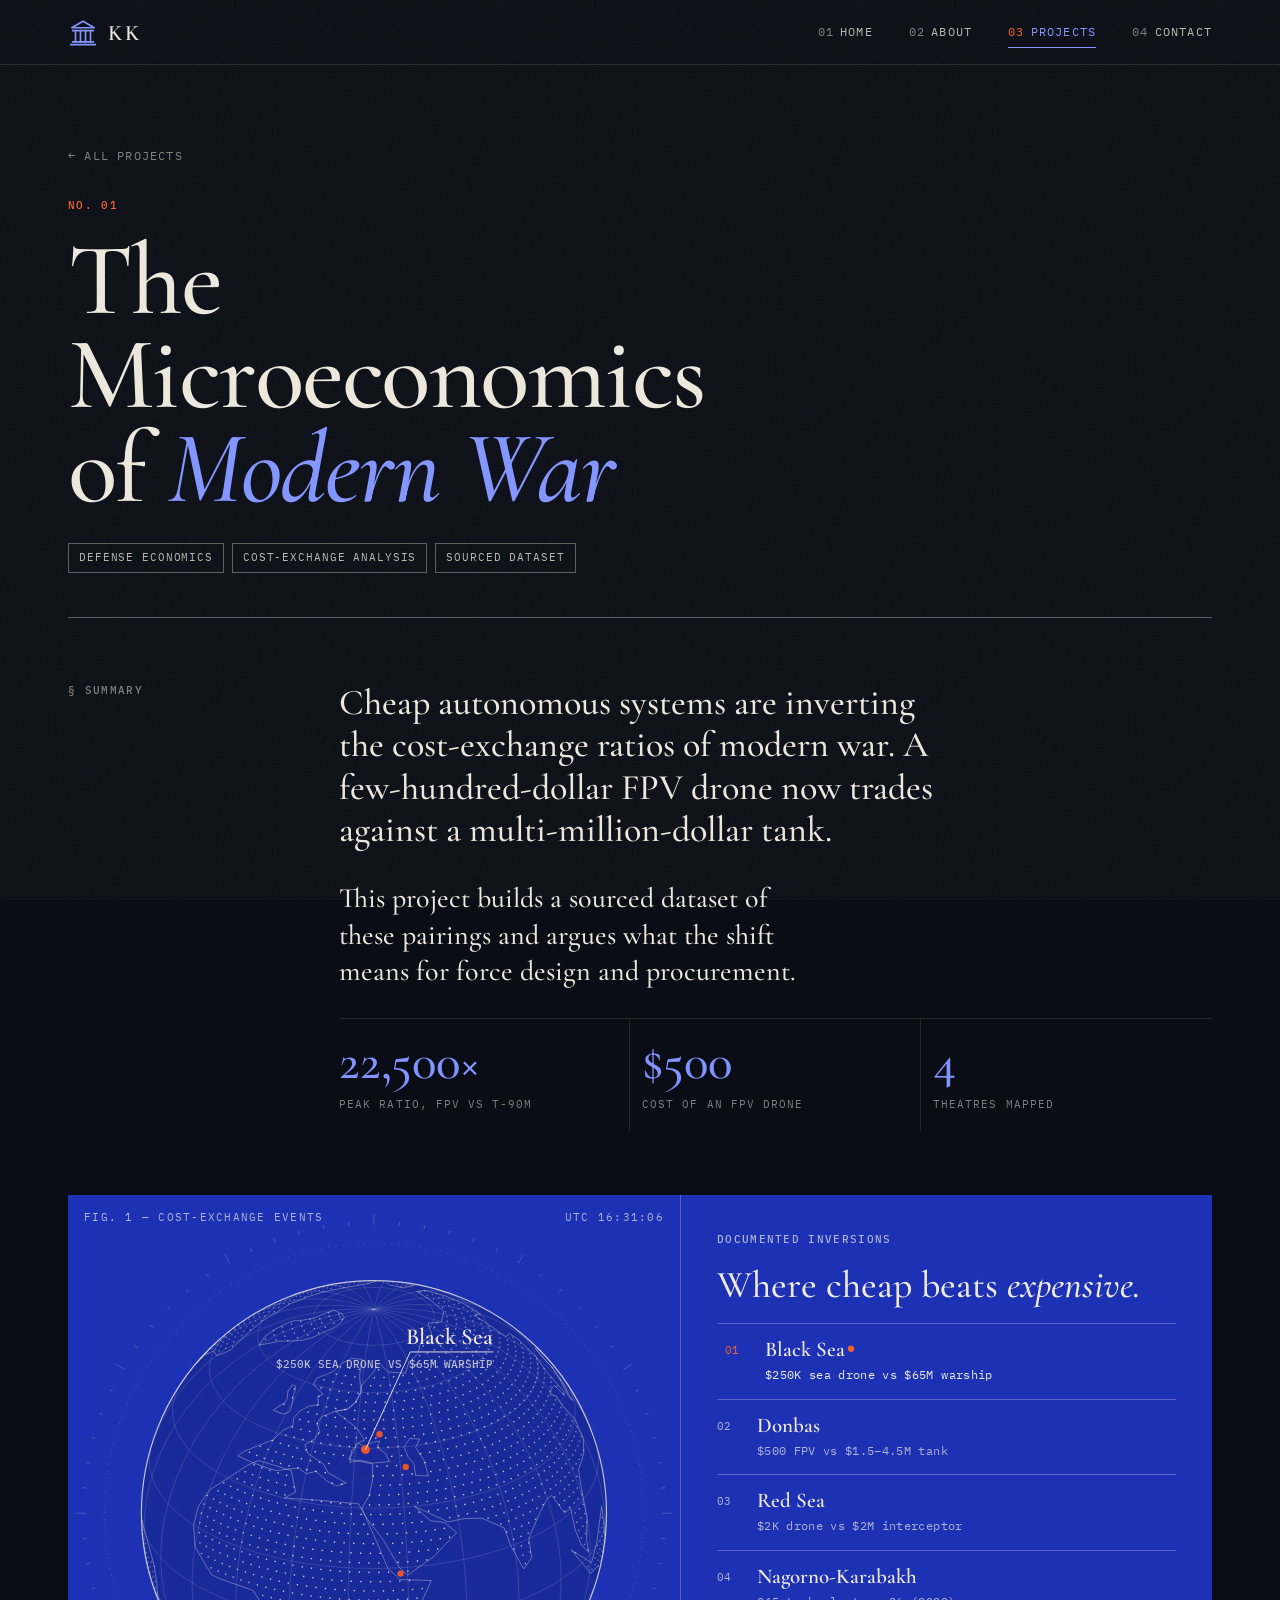
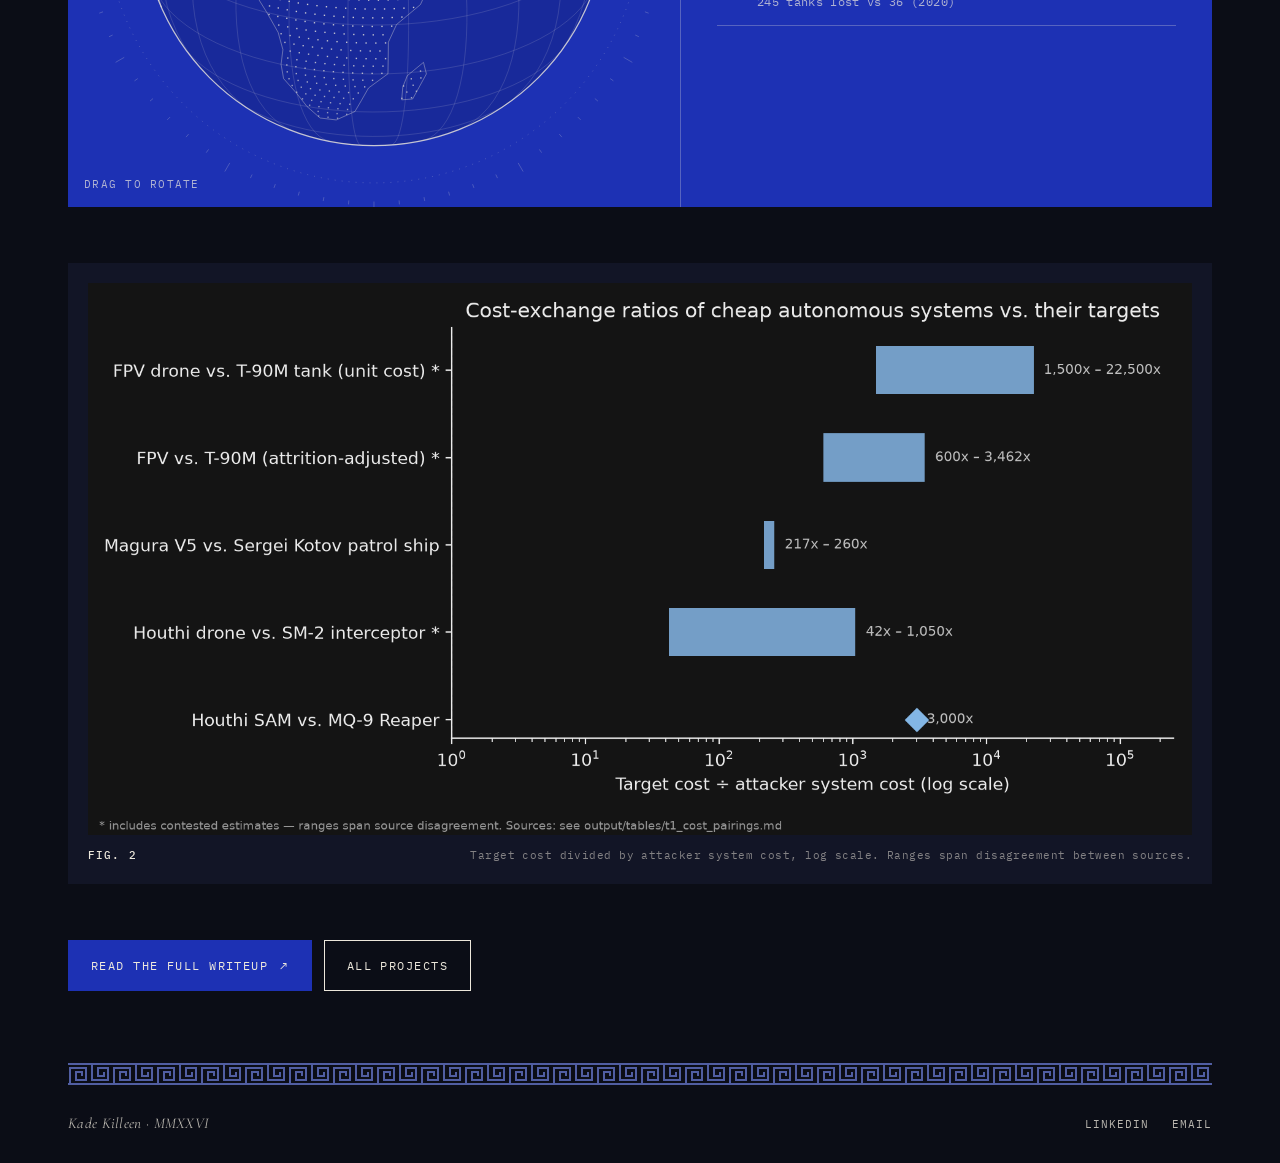
<file: projects/microeconomics-of-war.html>
<!DOCTYPE html>
<html lang="en" class="no-js">
<head>
    <meta charset="UTF-8">
    <meta name="viewport" content="width=device-width, initial-scale=1.0">
    <title>The Microeconomics of Modern War | Kade Killeen</title>
    <meta name="description" content="How cheap autonomous systems are inverting the cost-exchange ratios of modern war, and what that means for force design and procurement.">
    <meta name="author" content="Kade Killeen">
    <meta name="theme-color" content="#0B0D16">
    <meta property="og:type" content="article">
    <meta property="og:title" content="The Microeconomics of Modern War | Kade Killeen">
    <meta property="og:description" content="How cheap autonomous systems are inverting the cost-exchange ratios of modern war, and what that means for force design and procurement.">
    <meta property="og:url" content="https://kadekilleen.github.io/projects/microeconomics-of-war.html">
    <meta property="og:image" content="https://kadekilleen.github.io/assets/projects/microeconomics-of-war/f1_cost_exchange_ratios.png">
    <meta name="twitter:card" content="summary_large_image">
    <meta name="twitter:title" content="The Microeconomics of Modern War | Kade Killeen">
    <meta name="twitter:description" content="How cheap autonomous systems are inverting the cost-exchange ratios of modern war, and what that means for force design and procurement.">
    <meta name="twitter:image" content="https://kadekilleen.github.io/assets/projects/microeconomics-of-war/f1_cost_exchange_ratios.png">
    <link rel="preconnect" href="https://fonts.googleapis.com">
    <link rel="preconnect" href="https://fonts.gstatic.com" crossorigin>
    <link href="https://fonts.googleapis.com/css2?family=Cormorant+Garamond:ital,wght@0,500;0,600;1,500;1,600&family=IBM+Plex+Mono:wght@400;500&family=Inter:wght@400;500;600&display=swap" rel="stylesheet">
    <link rel="icon" type="image/svg+xml" href="../favicon.svg">
    <link rel="stylesheet" href="../style.css?v=34">
    <script>document.documentElement.classList.remove('no-js')</script>
</head>
<body>
    <a class="skip-link" href="#main">Skip to content</a>
    <header class="site-header">
        <nav class="site-nav" aria-label="Main">
            <a href="../index.html" class="brand" aria-label="Kade Killeen, home">
                <svg class="brand-mark" viewBox="0 0 32 32" aria-hidden="true" focusable="false"><g fill="none" stroke="currentColor" stroke-width="1.7" stroke-linejoin="round" stroke-linecap="square"><path d="M4 11.5 16 4.5l12 7z"/><path d="M5 14.5h22M5 26.5h22M3 29.5h26"/><path d="M8 14.5v12M13.3 14.5v12M18.7 14.5v12M24 14.5v12"/></g></svg>
                <span class="brand-word">KK</span>
            </a>
            <button class="nav-toggle" aria-label="Menu" aria-expanded="false" aria-controls="nav-links">
                <span></span><span></span><span></span>
            </button>
            <ul class="nav-links" id="nav-links">
                <li><a href="../index.html"><span class="n">01</span>Home</a></li>
                <li><a href="../about.html"><span class="n">02</span>About</a></li>
                <li><a href="../projects.html" class="active" aria-current="page"><span class="n">03</span>Projects</a></li>
                <li><a href="../contact.html"><span class="n">04</span>Contact</a></li>
            </ul>
        </nav>
    </header>

    <main id="main">
        <div class="wrap">
            <header class="article-hero">
                <a class="back-link" href="../projects.html">&larr; All projects</a>
                <p class="label" style="margin-bottom:18px"><span style="color:var(--signal)">No. 01</span></p>
                <h1>The Microeconomics of <em>Modern War</em></h1>
                <ul class="article-meta"><li>Defense economics</li><li>Cost-exchange analysis</li><li>Sourced dataset</li></ul>
            </header>

            <section class="article-body">
                <p class="label">&sect; Summary</p>
                <div class="prose">
                    <p>Cheap autonomous systems are inverting the cost-exchange ratios of modern war. A few-hundred-dollar FPV drone now trades against a multi-million-dollar tank.</p>
                    <p>This project builds a sourced dataset of these pairings and argues what the shift means for force design and procurement.</p>
                    <div class="stat-row"><div class="stat"><div class="v">22,500&times;</div><div class="k">Peak ratio, FPV vs T-90M</div></div><div class="stat"><div class="v">$500</div><div class="k">Cost of an FPV drone</div></div><div class="stat"><div class="v">4</div><div class="k">Theatres mapped</div></div></div>
                </div>
            </section>

            <section class="globe-plate reveal" aria-label="Map of cost-exchange events">
                <div class="globe-stage" id="globe-stage">
                    <canvas id="war-globe" aria-hidden="true"></canvas>
                    <div class="hud"><span>Fig. 1 &mdash; Cost-exchange events</span><span data-utc>UTC --:--:--</span></div>
                    <div class="hint">Drag to rotate</div>
                </div>
                <div class="globe-panel">
                    <p class="label">Documented inversions</p>
                    <h2>Where cheap beats <em>expensive.</em></h2>
                    <ol class="events" id="events">
                        <li><button type="button" data-ev="0" aria-pressed="true"><span class="i">01</span><span class="t">Black Sea</span><span class="r">$250K sea drone vs $65M warship</span></button></li>
                        <li><button type="button" data-ev="1" aria-pressed="false"><span class="i">02</span><span class="t">Donbas</span><span class="r">$500 FPV vs $1.5&ndash;4.5M tank</span></button></li>
                        <li><button type="button" data-ev="2" aria-pressed="false"><span class="i">03</span><span class="t">Red Sea</span><span class="r">$2K drone vs $2M interceptor</span></button></li>
                        <li><button type="button" data-ev="3" aria-pressed="false"><span class="i">04</span><span class="t">Nagorno-Karabakh</span><span class="r">245 tanks lost vs 36 (2020)</span></button></li>
                    </ol>
                </div>
            </section>

            <figure class="figure-plate reveal">
                <img src="../assets/projects/microeconomics-of-war/f1_cost_exchange_ratios.png" alt="Bar chart of cost-exchange ratios on a log scale. An FPV drone against a T-90M tank ranges from 1,500x to 22,500x." loading="lazy">
                <figcaption><b>Fig. 2</b><span>Target cost divided by attacker system cost, log scale. Ranges span disagreement between sources.</span></figcaption>
            </figure>

            <div class="article-cta">
                <a class="btn btn-blue" href="https://github.com/k-adekilleen/research-pipeline/blob/main/projects/microeconomics-of-war/output/draft.md" target="_blank" rel="noopener noreferrer">Read the full writeup <span class="arr">&#8599;</span></a>
                <a class="btn" href="../projects.html">All projects</a>
            </div>
        </div>
    </main>

    <footer class="site-footer">
        <div class="wrap">
            <div class="meander" aria-hidden="true"></div>
            <div class="footer-row">
                <span class="footer-sig">Kade Killeen &middot; MMXXVI</span>
                <ul class="footer-links">
                    <li><a href="https://www.linkedin.com/in/kadekilleen" target="_blank" rel="noopener noreferrer">LinkedIn</a></li>
                    <li><a href="mailto:kadekilleen23@gmail.com">Email</a></li>
                </ul>
            </div>
        </div>
    </footer>

    <script src="../main.js?v=34"></script>
    <script src="../war-globe.js?v=34"></script>
</body>
</html>
</file>
<file: style.css>
/* =========================================================
   Kade Killeen — "Palaestra" design system
   Classical antiquity, reprinted as modern technical design.
   Cobalt on bone paper, ink line-art, one signal orange.
   ========================================================= */

:root {
    --paper: #0B0D16;
    --paper-2: #121526;
    --paper-3: #1A1E33;
    --ink: #ECE7DB;
    --ink-2: rgba(236, 231, 219, 0.78);
    --ink-3: rgba(236, 231, 219, 0.52);
    --blue: #1D31B4;
    --blue-2: #2A42D4;
    --blue-deep: #0F1A5C;
    --accent: #8194FF;
    --signal: #F0612F;
    --rule: rgba(236, 231, 219, 0.12);
    --rule-strong: rgba(236, 231, 219, 0.36);
    --on-blue: #EEE9DE;
    --on-blue-2: rgba(238, 233, 222, 0.7);
    --on-blue-rule: rgba(238, 233, 222, 0.28);
    color-scheme: dark;

    --serif: "Cormorant Garamond", "Cormorant", Georgia, "Times New Roman", serif;
    --sans: "Inter", system-ui, -apple-system, "Segoe UI", sans-serif;
    --mono: "IBM Plex Mono", ui-monospace, "SFMono-Regular", Menlo, monospace;

    --gutter: clamp(16px, 4vw, 48px);
    --max: 1240px;
    --ease: cubic-bezier(0.2, 0.7, 0.1, 1);
}

*, *::before, *::after { box-sizing: border-box; margin: 0; padding: 0; }

html { -webkit-text-size-adjust: 100%; scroll-behavior: smooth; }
@media (prefers-reduced-motion: reduce) { html { scroll-behavior: auto; } }

body {
    background: var(--paper);
    color: var(--ink);
    font-family: var(--sans);
    font-size: 16px;
    line-height: 1.6;
    -webkit-font-smoothing: antialiased;
    min-height: 100vh;
    display: flex;
    flex-direction: column;
    overflow-x: hidden;
}

/* Paper grain: one static, tiled noise layer (cheap, no animation) */
body::before {
    content: "";
    position: fixed;
    inset: 0;
    pointer-events: none;
    z-index: 100;
    opacity: 0.1;
    mix-blend-mode: screen;
    background-image: url("data:image/svg+xml,%3Csvg xmlns='http://www.w3.org/2000/svg' width='180' height='180'%3E%3Cfilter id='n'%3E%3CfeTurbulence type='fractalNoise' baseFrequency='0.9' numOctaves='2' stitchTiles='stitch'/%3E%3CfeColorMatrix values='0 0 0 0 0.75 0 0 0 0 0.73 0 0 0 0 0.68 0 0 0 0.45 0'/%3E%3C/filter%3E%3Crect width='100%25' height='100%25' filter='url(%23n)'/%3E%3C/svg%3E");
}

img, svg, canvas { display: block; max-width: 100%; }
a { color: inherit; }
::selection { background: var(--blue); color: var(--on-blue); }

:focus-visible { outline: 2px solid var(--signal); outline-offset: 3px; }

.visually-hidden {
    position: absolute !important; width: 1px; height: 1px; overflow: hidden;
    clip: rect(0 0 0 0); white-space: nowrap; border: 0;
}

.skip-link {
    position: absolute; left: 12px; top: -48px; z-index: 200;
    background: var(--ink); color: var(--paper); padding: 8px 14px;
    font-family: var(--mono); font-size: 12px; text-decoration: none;
}
.skip-link:focus { top: 12px; }

/* ---------- Type primitives ---------- */

.mono, .label {
    font-family: var(--mono);
    font-size: 11px;
    font-weight: 500;
    letter-spacing: 0.12em;
    text-transform: uppercase;
}
.label { color: var(--ink-3); }

.display {
    font-family: var(--serif);
    font-weight: 500;
    line-height: 0.95;
    letter-spacing: -0.01em;
}
.display em { font-style: italic; }

.caps {
    font-family: var(--serif);
    font-weight: 600;
    text-transform: uppercase;
    letter-spacing: 0.08em;
}

/* ---------- Header ---------- */

.site-header {
    position: sticky;
    top: 0;
    z-index: 50;
    background: color-mix(in srgb, var(--paper) 88%, transparent);
    -webkit-backdrop-filter: blur(10px);
    backdrop-filter: blur(10px);
    border-bottom: 1px solid var(--rule);
}

.site-nav {
    max-width: var(--max);
    margin: 0 auto;
    padding: 0 var(--gutter);
    height: 64px;
    display: flex;
    align-items: center;
    justify-content: space-between;
    gap: 24px;
}

.brand {
    display: inline-flex;
    align-items: center;
    gap: 10px;
    text-decoration: none;
    color: var(--ink);
}
.brand-mark { width: 30px; height: 30px; color: var(--accent); }
.brand-word {
    font-family: var(--serif);
    font-weight: 600;
    font-size: 22px;
    letter-spacing: 0.14em;
    line-height: 1;
    padding-top: 2px;
}

.nav-links {
    list-style: none;
    display: flex;
    gap: clamp(16px, 3vw, 36px);
}
.nav-links a {
    font-family: var(--mono);
    font-size: 12px;
    letter-spacing: 0.1em;
    text-transform: uppercase;
    text-decoration: none;
    color: var(--ink-2);
    display: inline-flex;
    gap: 6px;
    padding: 6px 0;
    position: relative;
    transition: color 0.2s;
}
.nav-links a .n { color: var(--ink-3); }
.nav-links a::after {
    content: "";
    position: absolute;
    left: 0; right: 0; bottom: 0;
    height: 1px;
    background: var(--accent);
    transform: scaleX(0);
    transform-origin: left;
    transition: transform 0.35s var(--ease);
}
.nav-links a:hover, .nav-links a.active { color: var(--accent); }
.nav-links a:hover::after, .nav-links a.active::after { transform: scaleX(1); }
.nav-links a.active .n { color: var(--signal); }

.nav-toggle {
    display: none;
    background: none;
    border: 0;
    width: 40px; height: 40px;
    cursor: pointer;
    position: relative;
    color: var(--ink);
}
.nav-toggle span {
    position: absolute; left: 10px; right: 10px; height: 1.5px;
    background: currentColor; transition: transform 0.3s var(--ease), opacity 0.2s;
}
.nav-toggle span:nth-child(1) { top: 14px; }
.nav-toggle span:nth-child(2) { top: 19.5px; }
.nav-toggle span:nth-child(3) { top: 25px; }
.nav-toggle[aria-expanded="true"] span:nth-child(1) { transform: translateY(5.5px) rotate(45deg); }
.nav-toggle[aria-expanded="true"] span:nth-child(2) { opacity: 0; }
.nav-toggle[aria-expanded="true"] span:nth-child(3) { transform: translateY(-5.5px) rotate(-45deg); }

@media (max-width: 720px) {
    .nav-toggle { display: block; }
    .nav-links {
        position: absolute;
        top: 64px; left: 0; right: 0;
        flex-direction: column;
        gap: 0;
        background: var(--paper);
        border-bottom: 1px solid var(--rule);
        padding: 8px var(--gutter) 16px;
        display: none;
    }
    .nav-links.open { display: flex; }
    .nav-links a { font-size: 14px; padding: 14px 0; width: 100%; border-bottom: 1px solid var(--rule); }
    .nav-links li:last-child a { border-bottom: 0; }
    .nav-links a::after { display: none; }
}

/* ---------- Layout ---------- */

main { flex: 1; width: 100%; }

.wrap {
    max-width: var(--max);
    margin: 0 auto;
    padding: 0 var(--gutter);
}

.section { padding: clamp(64px, 10vw, 128px) 0; }
.section + .section { padding-top: 0; }

.section-head {
    display: grid;
    grid-template-columns: 1fr;
    gap: 14px;
    margin-bottom: clamp(32px, 5vw, 56px);
    padding-top: 18px;
    border-top: 1px solid var(--rule-strong);
}
.section-head .label { display: flex; justify-content: space-between; gap: 16px; }
.section-head h2 {
    font-family: var(--serif);
    font-weight: 500;
    font-size: clamp(34px, 5vw, 60px);
    line-height: 1;
    letter-spacing: -0.01em;
}
.section-head h2 em { font-style: italic; color: var(--accent); }

/* Greek key (meander) band */
.meander {
    height: 22px;
    color: var(--accent);
    background-color: currentColor;
    -webkit-mask: url("data:image/svg+xml,%3Csvg xmlns='http://www.w3.org/2000/svg' width='44' height='22' viewBox='0 0 44 22'%3E%3Cpath d='M0 1h44M0 21h44M2 21V5h16v12H8V9h6v4' fill='none' stroke='black' stroke-width='2'/%3E%3Cpath d='M24 1v16h16V5H30v8h6V9' fill='none' stroke='black' stroke-width='2'/%3E%3C/svg%3E") repeat-x left center / 44px 22px;
    mask: url("data:image/svg+xml,%3Csvg xmlns='http://www.w3.org/2000/svg' width='44' height='22' viewBox='0 0 44 22'%3E%3Cpath d='M0 1h44M0 21h44M2 21V5h16v12H8V9h6v4' fill='none' stroke='black' stroke-width='2'/%3E%3Cpath d='M24 1v16h16V5H30v8h6V9' fill='none' stroke='black' stroke-width='2'/%3E%3C/svg%3E") repeat-x left center / 44px 22px;
}
.meander { opacity: 0.6; }
.meander.on-blue { color: var(--on-blue); opacity: 0.5; }

/* ---------- Buttons & links ---------- */

.btn {
    display: inline-flex;
    align-items: center;
    gap: 12px;
    font-family: var(--mono);
    font-size: 12px;
    letter-spacing: 0.12em;
    text-transform: uppercase;
    text-decoration: none;
    padding: 15px 22px;
    border: 1px solid var(--ink);
    color: var(--ink);
    background: transparent;
    transition: background 0.25s, color 0.25s, border-color 0.25s;
}
.btn .arr { transition: transform 0.3s var(--ease); }
.btn:hover { background: var(--ink); color: var(--paper); }
.btn:hover .arr { transform: translate(3px, -3px); }
.btn-blue { background: var(--blue); border-color: var(--blue); color: var(--on-blue); }
.btn-blue:hover { background: var(--blue-2); border-color: var(--blue-2); }
.btn-light { border-color: var(--on-blue); color: var(--on-blue); }
.btn-light:hover { background: var(--on-blue); color: var(--blue); }

.text-link {
    color: var(--accent);
    text-decoration: underline;
    text-decoration-thickness: 1px;
    text-underline-offset: 3px;
}
.text-link:hover { color: var(--signal); }

/* ---------- Reveal on scroll ---------- */

.reveal { opacity: 0; transform: translateY(18px); transition: opacity 0.9s var(--ease), transform 0.9s var(--ease); }
.reveal.in { opacity: 1; transform: none; }
.reveal.d1 { transition-delay: 0.08s; }
.reveal.d2 { transition-delay: 0.16s; }
.reveal.d3 { transition-delay: 0.24s; }
.no-js .reveal { opacity: 1; transform: none; }
@media (prefers-reduced-motion: reduce) {
    .reveal { opacity: 1; transform: none; transition: none; }
}

/* =========================================================
   HOME
   ========================================================= */

.hero {
    position: relative;
    margin: 12px;
    min-height: calc(100svh - 64px - 24px);
    background: var(--blue);
    color: var(--on-blue);
    overflow: hidden;
    display: grid;
    grid-template-rows: auto 1fr auto;
    isolation: isolate;
}
@media (min-width: 900px) { .hero { margin: 16px; min-height: calc(100svh - 64px - 32px); } }

.hero-canvas {
    position: absolute;
    inset: 0;
    width: 100%;
    height: 100%;
    z-index: 0;
}

.hero-hud {
    position: relative;
    z-index: 2;
    display: flex;
    justify-content: space-between;
    gap: 16px;
    padding: 18px clamp(16px, 3vw, 32px);
    font-family: var(--mono);
    font-size: 11px;
    letter-spacing: 0.12em;
    text-transform: uppercase;
    color: var(--on-blue-2);
    pointer-events: none;
}
.hero-hud .live { color: var(--on-blue); }
.hero-hud .live::before {
    content: "";
    display: inline-block;
    width: 6px; height: 6px;
    border-radius: 50%;
    background: var(--signal);
    margin-right: 8px;
    vertical-align: 1px;
    animation: blink 2s steps(2, start) infinite;
}
@keyframes blink { to { visibility: hidden; } }
@media (prefers-reduced-motion: reduce) { .hero-hud .live::before { animation: none; } }

.hero-copy {
    position: relative;
    z-index: 2;
    padding: clamp(12px, 3vw, 32px) clamp(16px, 3vw, 32px) 0;
    max-width: 1100px;
    pointer-events: none;
}
.hero-title {
    font-family: var(--serif);
    font-weight: 500;
    font-size: clamp(52px, 7.6vw, 112px);
    line-height: 0.92;
    letter-spacing: -0.015em;
}
.hero-title em { font-style: italic; }
.hero-title .line { display: block; overflow: hidden; padding-bottom: 0.06em; }
.hero-title .line > span { display: inline-block; transform: translateY(105%); animation: rise 1.2s var(--ease) forwards; }
.hero-title .line:nth-child(2) > span { animation-delay: 0.12s; }
.hero-title .line:nth-child(3) > span { animation-delay: 0.24s; }
.hero-title .line:nth-child(4) > span { animation-delay: 0.36s; }
@keyframes rise { to { transform: none; } }
@media (prefers-reduced-motion: reduce) { .hero-title .line > span { animation: none; transform: none; } }

.hero-sub {
    margin-top: 22px;
    max-width: 440px;
    font-size: 15px;
    line-height: 1.55;
    color: var(--on-blue-2);
    opacity: 0;
    animation: fade 1s 0.7s var(--ease) forwards;
}
@keyframes fade { to { opacity: 1; } }
@media (prefers-reduced-motion: reduce) { .hero-sub { animation: none; opacity: 1; } }

.hero-foot {
    position: relative;
    z-index: 2;
    display: flex;
    justify-content: space-between;
    align-items: flex-end;
    gap: 16px;
    padding: 18px clamp(16px, 3vw, 32px);
    font-family: var(--mono);
    font-size: 11px;
    letter-spacing: 0.12em;
    text-transform: uppercase;
    color: var(--on-blue-2);
    pointer-events: none;
}
.hero-foot a { pointer-events: auto; text-decoration: none; color: var(--on-blue); }
.scroll-cue { display: inline-flex; align-items: center; gap: 10px; }
.scroll-cue i {
    width: 1px; height: 28px; background: var(--on-blue-rule); position: relative; overflow: hidden;
}
.scroll-cue i::after {
    content: ""; position: absolute; left: 0; top: -40%; width: 1px; height: 40%;
    background: var(--on-blue); animation: drip 2.2s var(--ease) infinite;
}
@keyframes drip { to { top: 100%; } }
@media (prefers-reduced-motion: reduce) { .scroll-cue i::after { animation: none; top: 30%; } }

@media (max-width: 640px) {
    .hero-hud .hide-sm, .hero-foot .hide-sm { display: none; }
}

/* Statement */
.statement {
    display: grid;
    grid-template-columns: 1fr;
    gap: 24px;
}
@media (min-width: 900px) { .statement { grid-template-columns: 220px 1fr; gap: 48px; } }
.statement p {
    font-family: var(--serif);
    font-weight: 500;
    font-size: clamp(26px, 3.4vw, 44px);
    line-height: 1.15;
    letter-spacing: -0.005em;
    max-width: 24ch;
    max-width: none;
}
.statement p em { font-style: italic; color: var(--accent); }
.statement p.label { font-family: var(--mono); font-size: 11px; line-height: 1.6; letter-spacing: 0.12em; padding-top: 0.9em; }

/* Fields: three numbered plates */
.plates {
    display: grid;
    grid-template-columns: 1fr;
    border-top: 1px solid var(--rule-strong);
}
@media (min-width: 860px) { .plates { grid-template-columns: repeat(3, 1fr); } }

.plate {
    padding: 28px 0 36px;
    border-bottom: 1px solid var(--rule);
    display: grid;
    gap: 18px;
    align-content: start;
}
@media (min-width: 860px) {
    .plate { padding: 28px 28px 40px; border-bottom: 0; border-left: 1px solid var(--rule); }
    .plate:first-child { border-left: 0; padding-left: 0; }
}
.plate-top { display: flex; justify-content: space-between; align-items: baseline; }
.plate-num { font-family: var(--serif); font-size: 44px; font-weight: 500; color: var(--accent); line-height: 1; }
.plate-art { height: 120px; color: var(--ink); }
.plate-art svg { height: 100%; width: auto; }
.plate h3 { font-family: var(--serif); font-weight: 600; font-size: 28px; line-height: 1.05; }
.plate p { color: var(--ink-2); font-size: 15px; max-width: 38ch; }

/* Line-art strokes inside plate SVGs draw in on reveal */
.draw path, .draw line, .draw circle, .draw rect, .draw polyline {
    stroke-dasharray: var(--len, 600);
    stroke-dashoffset: var(--len, 600);
    transition: stroke-dashoffset 2.2s var(--ease);
}
.in .draw path, .in .draw line, .in .draw circle, .in .draw rect, .in .draw polyline,
.in.draw path, .in.draw line, .in.draw circle, .in.draw rect, .in.draw polyline { stroke-dashoffset: 0; }
@media (prefers-reduced-motion: reduce) {
    .draw path, .draw line, .draw circle, .draw rect, .draw polyline { stroke-dasharray: none; stroke-dashoffset: 0; transition: none; }
}

/* =========================================================
   INNER PAGES
   ========================================================= */

.page-hero {
    padding: clamp(48px, 8vw, 104px) 0 clamp(32px, 5vw, 56px);
}
.page-hero .label { display: flex; gap: 18px; margin-bottom: 22px; }
.page-hero .label .n { color: var(--signal); }
.page-hero h1 {
    font-family: var(--serif);
    font-weight: 500;
    font-size: clamp(56px, 11vw, 160px);
    line-height: 0.88;
    letter-spacing: -0.02em;
}
.page-hero h1 em { font-style: italic; color: var(--accent); }
.page-hero .lede {
    margin-top: 28px;
    max-width: 52ch;
    font-size: 17px;
    color: var(--ink-2);
}

/* About */
.about-grid {
    display: grid;
    gap: clamp(32px, 5vw, 64px);
    grid-template-columns: 1fr;
}
@media (min-width: 960px) { .about-grid { grid-template-columns: 5fr 7fr; } }

.bio p {
    font-family: var(--serif);
    font-weight: 500;
    font-size: clamp(22px, 2.3vw, 28px);
    line-height: 1.3;
    margin-bottom: 0.8em;
}
.bio p:first-child::first-letter {
    font-size: 3.3em;
    float: left;
    line-height: 0.82;
    padding: 0.06em 0.1em 0 0;
    color: var(--accent);
    font-weight: 600;
}
.bio-aside { display: grid; gap: 28px; align-content: start; }

.bust {
    background: var(--blue);
    aspect-ratio: 4 / 5;
    position: relative;
    overflow: hidden;
    color: var(--on-blue);
}
.bust svg { position: absolute; inset: 0; width: 100%; height: 100%; }
.bust .cap {
    position: absolute; left: 14px; right: 14px; bottom: 12px;
    display: flex; justify-content: space-between;
    font-family: var(--mono); font-size: 10.5px; letter-spacing: 0.12em; text-transform: uppercase;
    color: var(--on-blue-2);
}

.ledger { list-style: none; border-top: 1px solid var(--rule-strong); }
.ledger li {
    display: grid;
    grid-template-columns: 1fr;
    gap: 2px 24px;
    padding: 18px 0;
    border-bottom: 1px solid var(--rule);
    transition: background 0.3s;
}
@media (min-width: 700px) {
    .ledger li { grid-template-columns: 120px 1fr 1fr; align-items: baseline; }
}
.ledger .when { font-family: var(--mono); font-size: 12px; color: var(--ink-3); letter-spacing: 0.04em; }
.ledger .org { font-family: var(--serif); font-size: 24px; font-weight: 600; line-height: 1.15; }
.ledger .what { font-size: 14.5px; color: var(--ink-2); }
.ledger .what small { display: block; font-family: var(--mono); font-size: 11px; letter-spacing: 0.06em; text-transform: uppercase; color: var(--accent); margin-top: 2px; }
.ledger li:hover .org { color: var(--accent); }

.facts {
    display: grid;
    gap: 0;
    grid-template-columns: 1fr;
    border-top: 1px solid var(--rule-strong);
}
@media (min-width: 760px) { .facts { grid-template-columns: repeat(3, 1fr); } }
.fact {
    padding: 22px 0 26px;
    border-bottom: 1px solid var(--rule);
}
@media (min-width: 760px) {
    .fact { padding: 22px 24px 30px; border-bottom: 0; border-left: 1px solid var(--rule); }
    .fact:first-child { border-left: 0; padding-left: 0; }
}
.fact h3 { font-family: var(--mono); font-size: 11px; font-weight: 500; letter-spacing: 0.12em; text-transform: uppercase; color: var(--ink-3); margin-bottom: 14px; }
.fact ul { list-style: none; display: grid; gap: 10px; }
.fact li { font-size: 15px; color: var(--ink-2); }
.fact li b { font-family: var(--mono); font-weight: 500; font-size: 11px; letter-spacing: 0.1em; text-transform: uppercase; color: var(--accent); margin-right: 8px; }
.fact li em { font-family: var(--serif); font-size: 1.15em; }

.tags, .fact ul.tags { display: flex; flex-wrap: wrap; gap: 8px; }
.tags li {
    font-family: var(--mono); font-size: 11.5px; letter-spacing: 0.06em; text-transform: uppercase;
    border: 1px solid var(--rule-strong); padding: 6px 10px; color: var(--ink-2);
}

/* Projects index */
.index-list { list-style: none; border-top: 1px solid var(--rule-strong); }
.index-item a {
    display: grid;
    grid-template-columns: 1fr;
    gap: 18px;
    padding: 28px 0;
    border-bottom: 1px solid var(--rule);
    text-decoration: none;
    color: inherit;
    position: relative;
}
@media (min-width: 860px) {
    .index-item a { grid-template-columns: 1fr 1.25fr 280px; align-items: center; gap: 40px; }
}
.index-item .no { font-family: var(--mono); font-size: 12px; color: var(--ink-3); }
.index-item h2 {
    font-family: var(--serif);
    font-weight: 500;
    font-size: clamp(28px, 2.8vw, 38px);
    line-height: 1.02;
    transition: color 0.3s;
}
.index-item h2 em { font-style: italic; }
.index-item p { font-size: 15px; color: var(--ink-2); }
.index-item .meta { display: block; margin-top: 10px; font-family: var(--mono); font-size: 11px; letter-spacing: 0.08em; text-transform: uppercase; color: var(--ink-3); }
.index-item .thumb {
    aspect-ratio: 16 / 10;
    background: var(--blue);
    overflow: hidden;
    position: relative;
}
.index-item .thumb img {
    width: 100%; height: 100%; object-fit: cover;
    filter: grayscale(1) contrast(1.2) brightness(1.05);
    mix-blend-mode: screen;
    opacity: 0.9;
    transition: transform 0.8s var(--ease), filter 0.5s, mix-blend-mode 0.5s;
}
.index-item a:hover h2 { color: var(--accent); }
.index-item a:hover .thumb img { transform: scale(1.04); }
.index-item .arrow {
    position: absolute; right: 0; top: 28px;
    font-family: var(--mono); font-size: 14px; color: var(--accent);
}
@media (min-width: 860px) { .index-item .arrow { display: none; } }

/* Project article */
.article-hero { padding: clamp(40px, 6vw, 80px) 0 clamp(28px, 4vw, 44px); }
.back-link {
    font-family: var(--mono); font-size: 12px; letter-spacing: 0.1em; text-transform: uppercase;
    text-decoration: none; color: var(--ink-3); display: inline-flex; gap: 8px; margin-bottom: 32px;
}
.back-link:hover { color: var(--accent); }
.article-hero h1 {
    font-family: var(--serif);
    font-weight: 500;
    font-size: clamp(44px, 8vw, 112px);
    line-height: 0.92;
    letter-spacing: -0.015em;
    max-width: 14ch;
}
.article-hero h1 em { font-style: italic; color: var(--accent); }
.article-meta {
    margin-top: 28px;
    display: flex; flex-wrap: wrap; gap: 8px;
    list-style: none;
}
.article-meta li {
    font-family: var(--mono); font-size: 11px; letter-spacing: 0.08em; text-transform: uppercase;
    border: 1px solid var(--rule-strong); padding: 5px 10px; color: var(--ink-2);
}

.article-body {
    display: grid;
    gap: clamp(28px, 4vw, 56px);
    grid-template-columns: 1fr;
    padding: clamp(32px, 5vw, 64px) 0;
    border-top: 1px solid var(--rule-strong);
}
@media (min-width: 900px) { .article-body { grid-template-columns: 220px 1fr; } }
.article-body .prose p {
    font-family: var(--serif);
    font-weight: 500;
    font-size: clamp(22px, 2.3vw, 28px);
    line-height: 1.3;
    margin-bottom: 0.8em;
    max-width: 36ch;
}
.article-body .prose p:first-child { font-size: clamp(26px, 3vw, 36px); line-height: 1.18; }

.stat-row {
    display: grid;
    grid-template-columns: repeat(var(--cols, 3), minmax(0, 1fr));
    gap: 0;
    border-top: 1px solid var(--rule);
    margin-top: 28px;
}
.stat { padding: 18px 12px 18px 0; border-right: 1px solid var(--rule); }
.stat:last-child { border-right: 0; }
.stat + .stat { padding-left: 12px; }
@media (max-width: 520px) { .stat .v { font-size: 30px; } .stat .k { font-size: 9.5px; letter-spacing: 0.06em; } }
.stat .v { font-family: var(--serif); font-weight: 500; font-size: clamp(36px, 4vw, 52px); line-height: 1; color: var(--accent); }
.stat .k { font-family: var(--mono); font-size: 10.5px; letter-spacing: 0.1em; text-transform: uppercase; color: var(--ink-3); margin-top: 8px; }

.figure-plate {
    background: var(--paper-2);
    padding: clamp(12px, 2vw, 20px);
    margin: 0 0 clamp(32px, 5vw, 56px);
}
.figure-plate img { width: 100%; background: #fff; border: 0; filter: invert(0.92) hue-rotate(180deg) saturate(1.3); }
.figure-plate figcaption {
    display: flex; gap: 16px; justify-content: space-between; flex-wrap: wrap;
    margin-top: 12px;
    font-family: var(--mono); font-size: 11px; letter-spacing: 0.04em; color: var(--ink-3);
}
.figure-plate figcaption b { color: var(--ink); font-weight: 500; letter-spacing: 0.1em; text-transform: uppercase; }

.article-cta { padding-bottom: clamp(24px, 4vw, 40px); display: flex; gap: 12px; flex-wrap: wrap; }

/* ----- Cost-exchange globe (Modern War page) ----- */
.globe-plate {
    background: var(--blue);
    color: var(--on-blue);
    margin: 0 0 clamp(32px, 5vw, 56px);
    display: grid;
    grid-template-columns: 1fr;
    overflow: hidden;
}
@media (min-width: 900px) { .globe-plate { grid-template-columns: 1.15fr 1fr; } }

.globe-stage {
    position: relative;
    aspect-ratio: 1 / 1;
    max-height: 640px;
    width: 100%;
    touch-action: pan-y;
    cursor: grab;
}
.globe-stage:active { cursor: grabbing; }
.globe-stage canvas { width: 100%; height: 100%; }
.globe-stage .hud {
    position: absolute; left: 16px; top: 14px; right: 16px;
    display: flex; justify-content: space-between;
    font-family: var(--mono); font-size: 10.5px; letter-spacing: 0.12em; text-transform: uppercase;
    color: var(--on-blue-2);
    pointer-events: none;
}
.globe-stage .hint {
    position: absolute; left: 16px; bottom: 14px;
    font-family: var(--mono); font-size: 10.5px; letter-spacing: 0.12em; text-transform: uppercase;
    color: var(--on-blue-2); pointer-events: none;
}

.globe-panel {
    padding: clamp(20px, 3vw, 36px);
    display: flex;
    flex-direction: column;
    gap: 18px;
    border-top: 1px solid var(--on-blue-rule);
}
@media (min-width: 900px) { .globe-panel { border-top: 0; border-left: 1px solid var(--on-blue-rule); } }
.globe-panel .label { color: var(--on-blue-2); }
.globe-panel h2 { font-family: var(--serif); font-weight: 500; font-size: clamp(28px, 3vw, 38px); line-height: 1.02; }
.globe-panel h2 em { font-style: italic; }

.events { list-style: none; border-top: 1px solid var(--on-blue-rule); }
.events button {
    all: unset;
    box-sizing: border-box;
    width: 100%;
    display: grid;
    grid-template-columns: 28px 1fr;
    gap: 4px 12px;
    padding: 14px 0;
    border-bottom: 1px solid var(--on-blue-rule);
    cursor: pointer;
    transition: background 0.25s, padding 0.3s var(--ease);
}
.events button:focus-visible { outline: 2px solid var(--signal); outline-offset: -2px; }
.events .i { font-family: var(--mono); font-size: 11px; color: var(--on-blue-2); padding-top: 4px; }
.events .t { font-family: var(--serif); font-size: 21px; font-weight: 600; line-height: 1.15; }
.events .r { grid-column: 2; font-family: var(--mono); font-size: 11.5px; letter-spacing: 0.03em; color: var(--on-blue-2); }
.events button:hover, .events button[aria-pressed="true"] { padding-left: 8px; }
.events button[aria-pressed="true"] .i { color: var(--signal); }
.events button[aria-pressed="true"] .r { color: var(--on-blue); }
.events button[aria-pressed="true"] .t::after { content: " ●"; color: var(--signal); font-size: 0.5em; vertical-align: 0.4em; }

/* ----- Contact ----- */
.contact-stage {
    min-height: calc(100svh - 64px - 140px);
    display: grid;
    place-items: center;
    padding: clamp(32px, 6vw, 72px) 0;
    gap: 40px;
}
.astrolabe {
    width: min(72vw, 420px);
    aspect-ratio: 1;
    color: var(--accent);
}
.astrolabe .spin-slow { transform-origin: 200px 200px; animation: spin 120s linear infinite; }
.astrolabe .spin-rev { transform-origin: 200px 200px; animation: spin 80s linear infinite reverse; }
.astrolabe .needle { transform-origin: 200px 200px; animation: seek 9s var(--ease) infinite alternate; }
@keyframes spin { to { transform: rotate(360deg); } }
@keyframes seek { 0% { transform: rotate(-24deg); } 60% { transform: rotate(38deg); } 100% { transform: rotate(12deg); } }
@media (prefers-reduced-motion: reduce) {
    .astrolabe .spin-slow, .astrolabe .spin-rev, .astrolabe .needle { animation: none; }
}

.contact-buttons {
    list-style: none;
    display: grid;
    grid-template-columns: repeat(2, minmax(0, 1fr));
    gap: 10px;
    width: min(100%, 560px);
}
.contact-buttons { width: min(100%, 300px); }
.contact-buttons a {
    display: flex;
    flex-direction: column;
    align-items: center;
    gap: 10px;
    padding: 18px 10px 14px;
    border: 1px solid var(--rule-strong);
    text-decoration: none;
    color: var(--ink);
    font-family: var(--mono);
    font-size: 11px;
    letter-spacing: 0.12em;
    text-transform: uppercase;
    transition: background 0.25s, color 0.25s, border-color 0.25s, transform 0.4s var(--ease);
}
.contact-buttons svg { width: 22px; height: 22px; }
.contact-buttons a:hover { background: var(--blue); border-color: var(--blue); color: var(--on-blue); transform: translateY(-3px); }

/* ---------- Footer ---------- */

.site-footer {
    margin-top: clamp(16px, 3vw, 32px);
    padding: 0 0 28px;
}
.site-footer .meander { margin-bottom: 26px; }
.footer-row {
    display: flex;
    flex-wrap: wrap;
    justify-content: space-between;
    align-items: baseline;
    gap: 14px 28px;
    font-family: var(--mono);
    font-size: 11px;
    letter-spacing: 0.1em;
    text-transform: uppercase;
    color: var(--ink-3);
}
.footer-links { list-style: none; display: flex; flex-wrap: wrap; gap: 8px 22px; }
.footer-links a { text-decoration: none; color: var(--ink-2); }
.footer-links a:hover { color: var(--accent); }
.footer-sig { font-family: var(--serif); font-size: 15px; text-transform: none; letter-spacing: 0.02em; font-style: italic; color: var(--ink-2); }
.show-sm { display: none; }
@media (max-width: 640px) { .hero-hud .show-sm { display: inline; } }

/* Home intro */
.intro { max-width: 980px; margin-bottom: clamp(40px, 6vw, 72px); }
.intro p {
    font-family: var(--serif);
    font-weight: 500;
    font-size: clamp(24px, 2.7vw, 36px);
    line-height: 1.22;
    margin-bottom: 0.7em;
}
.intro p:last-child { margin-bottom: 0; }
.intro p em { font-style: italic; color: var(--accent); }
.page-hero + .section { padding-top: clamp(8px, 2vw, 24px); }

/* About: smaller section heads, faint compass rose behind Experience */
.about-first { padding-top: clamp(40px, 6vw, 72px); }
.about-page-heads .section-head h2,
main .about-first ~ .section .section-head h2,
.about-first .section-head h2 { font-size: clamp(30px, 3.6vw, 46px); }
.section-head.with-art { position: relative; }
.section-head.with-art .head-art {
    position: absolute;
    right: 0;
    top: 12px;
    bottom: calc(12px - clamp(32px, 5vw, 56px));
    aspect-ratio: 1;
    color: var(--accent);
    opacity: 0.22;
    pointer-events: none;
}
.section-head.with-art .head-art svg { width: 100%; height: 100%; }
.section-head.with-art .head-art svg.spin { animation: spin 240s linear infinite; }
.section-head.with-art .head-art .spin-ring { transform-box: view-box; transform-origin: 100px 100px; animation: spin 240s linear infinite; }
@media (prefers-reduced-motion: reduce) { .section-head.with-art .head-art svg.spin, .section-head.with-art .head-art .spin-ring { animation: none; } }

.projects-hero { padding-bottom: clamp(24px, 3vw, 36px); }
.projects-hero .lede { margin-top: 0; }
@media (max-width: 859px) { .index-item h2 { padding-right: 28px; } }
</file>
